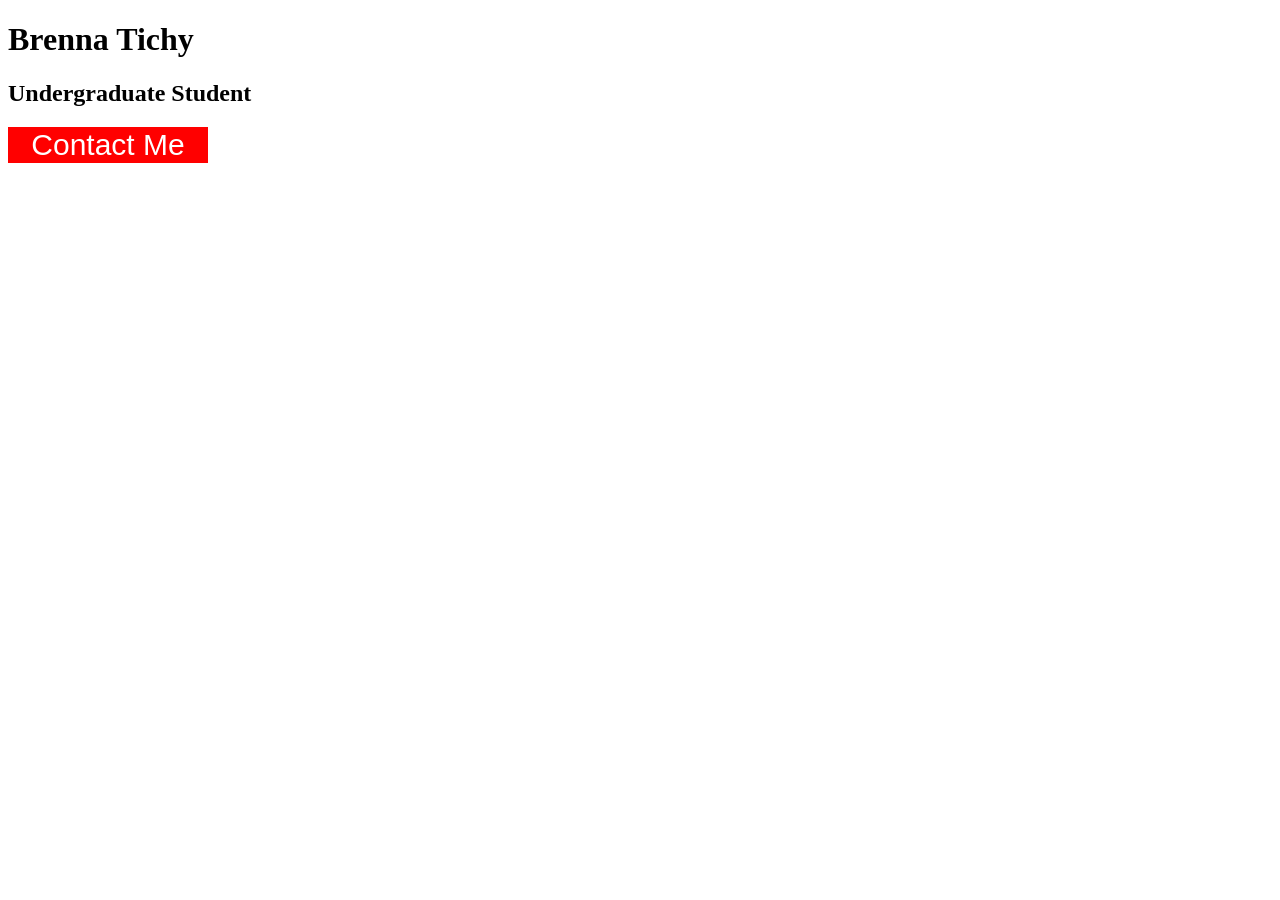
<file: button-assignment/index.html>
<!doctype html>
<html lang="en">
    <head>
        <title>Brenna Tichy Button</title>
        <link href="style.css" rel="stylesheet" />
    </head>

    <body>
        <h1>Brenna Tichy</h1>
        <h2>Undergraduate Student</h2>
        <button class="red-button">Contact Me</button>
    </body>
</html>
</file>
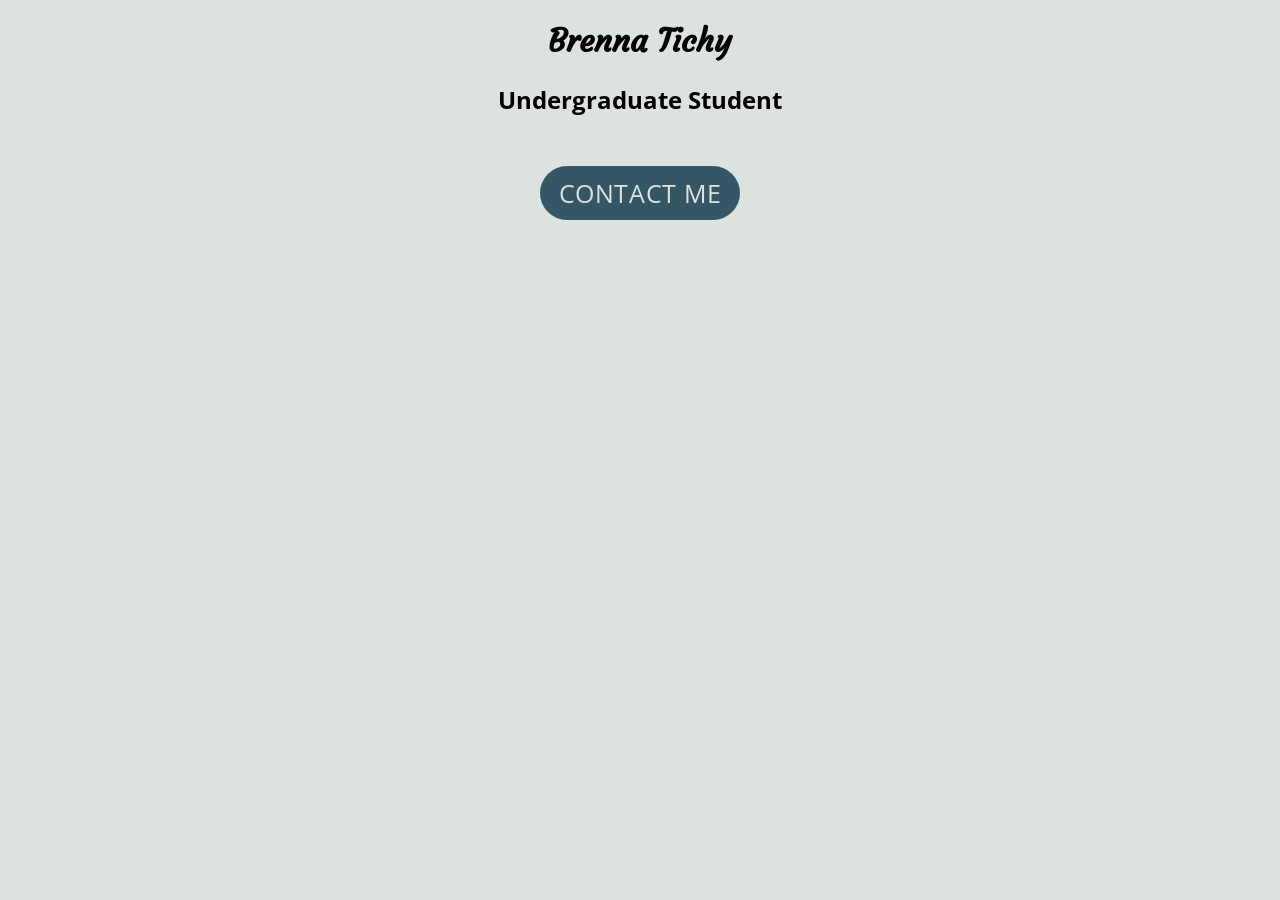
<file: contact-button-assignment/index.html>
<!doctype html>
<html lang="en">
    <head>
        <link rel="preconnect" href="https://fonts.googleapis.com" />
        <link rel="preconnect" href="https://fonts.gstatic.com" crossorigin />
        <link href="https://fonts.googleapis.com/css2?family=Courgette&display=swap" rel="stylesheet" />
        <link
            href="https://fonts.googleapis.com/css2?family=Courgette&family=Playfair+Display:ital,wght@0,400..900;1,400..900&display=swap"
            rel="stylesheet" />
        <link
            href="https://fonts.googleapis.com/css2?family=Playfair+Display:ital,wght@0,400..900;1,400..900&display=swap"
            rel="stylesheet" />
        <link rel="preconnect" href="https://fonts.googleapis.com" />
        <link rel="preconnect" href="https://fonts.gstatic.com" crossorigin />
        <link
            href="https://fonts.googleapis.com/css2?family=Open+Sans:ital,wght@0,300..800;1,300..800&display=swap"
            rel="stylesheet" />
        <link href="style.css" rel="stylesheet" />
        <title>Brenna Tichy Button</title>
    </head>

    <body>
        <h1>Brenna Tichy</h1>
        <h2>Undergraduate Student</h2>
        <button>Contact Me</button>
    </body>
</html>
</file>
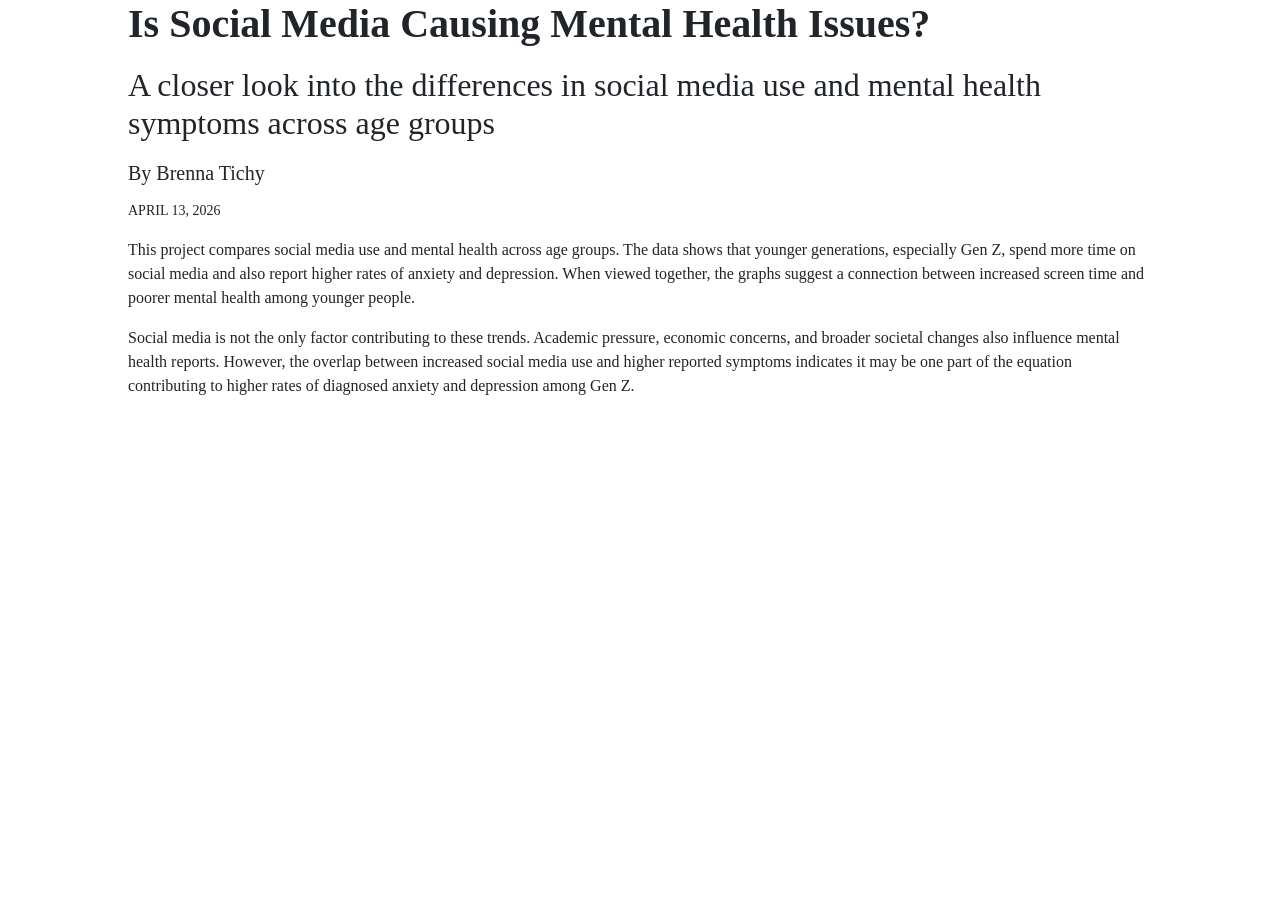
<file: data-viz-project/index.html>
<!doctype html>
<html lang="en">
    <head>
        <title>Brenna Tichy's Data Story</title>

        <meta charset="utf-8" />

        <meta name="viewport" content="width=device-width, initial-scale=1, shrink-to-fit=no" />

        <!-- Bootstrap CSS -->

        <link
            href="https://cdn.jsdelivr.net/npm/bootstrap@5.3.8/dist/css/bootstrap.min.css"
            rel="stylesheet"
            integrity="sha384-sRIl4kxILFvY47J16cr9ZwB07vP4J8+LH7qKQnuqkuIAvNWLzeN8tE5YBujZqJLB"
            crossorigin="anonymous" />

        <link href="style.css" rel="stylesheet" />
    </head>

    <body>
        <div id="article">
            <h1>Is Social Media Causing Mental Health Issues?</h1>

            <h2>A closer look into the differences in social media use and mental health symptoms across age groups</h2>

            <h3 id="byline">By Brenna Tichy</h3>

            <h4 id="date">APRIL 13, 2026</h4>

            <p>
                This project compares social media use and mental health across age groups. The data shows that younger
                generations, especially Gen Z, spend more time on social media and also report higher rates of anxiety
                and depression. When viewed together, the graphs suggest a connection between increased screen time and
                poorer mental health among younger people.
            </p>

            <p>
                Social media is not the only factor contributing to these trends. Academic pressure, economic concerns,
                and broader societal changes also influence mental health reports. However, the overlap between
                increased social media use and higher reported symptoms indicates it may be one part of the equation
                contributing to higher rates of diagnosed anxiety and depression among Gen Z.
            </p>

            <!--Chart embeds go here-->
            <div class="flourish-embed flourish-chart" data-src="visualisation/28506469">
                <script src="https://public.flourish.studio/resources/embed.js"></script>
                <noscript
                    ><img
                        src="https://public.flourish.studio/visualisation/28506469/thumbnail"
                        width="100%"
                        alt="visualization"
                /></noscript>
            </div>

            <div class="flourish-embed flourish-chart" data-src="visualisation/28506997">
                <script src="https://public.flourish.studio/resources/embed.js"></script>
                <noscript
                    ><img
                        src="https://public.flourish.studio/visualisation/28506997/thumbnail"
                        width="100%"
                        alt="visualization"
                /></noscript>
            </div>
        </div>
    </body>
</html>
</file>
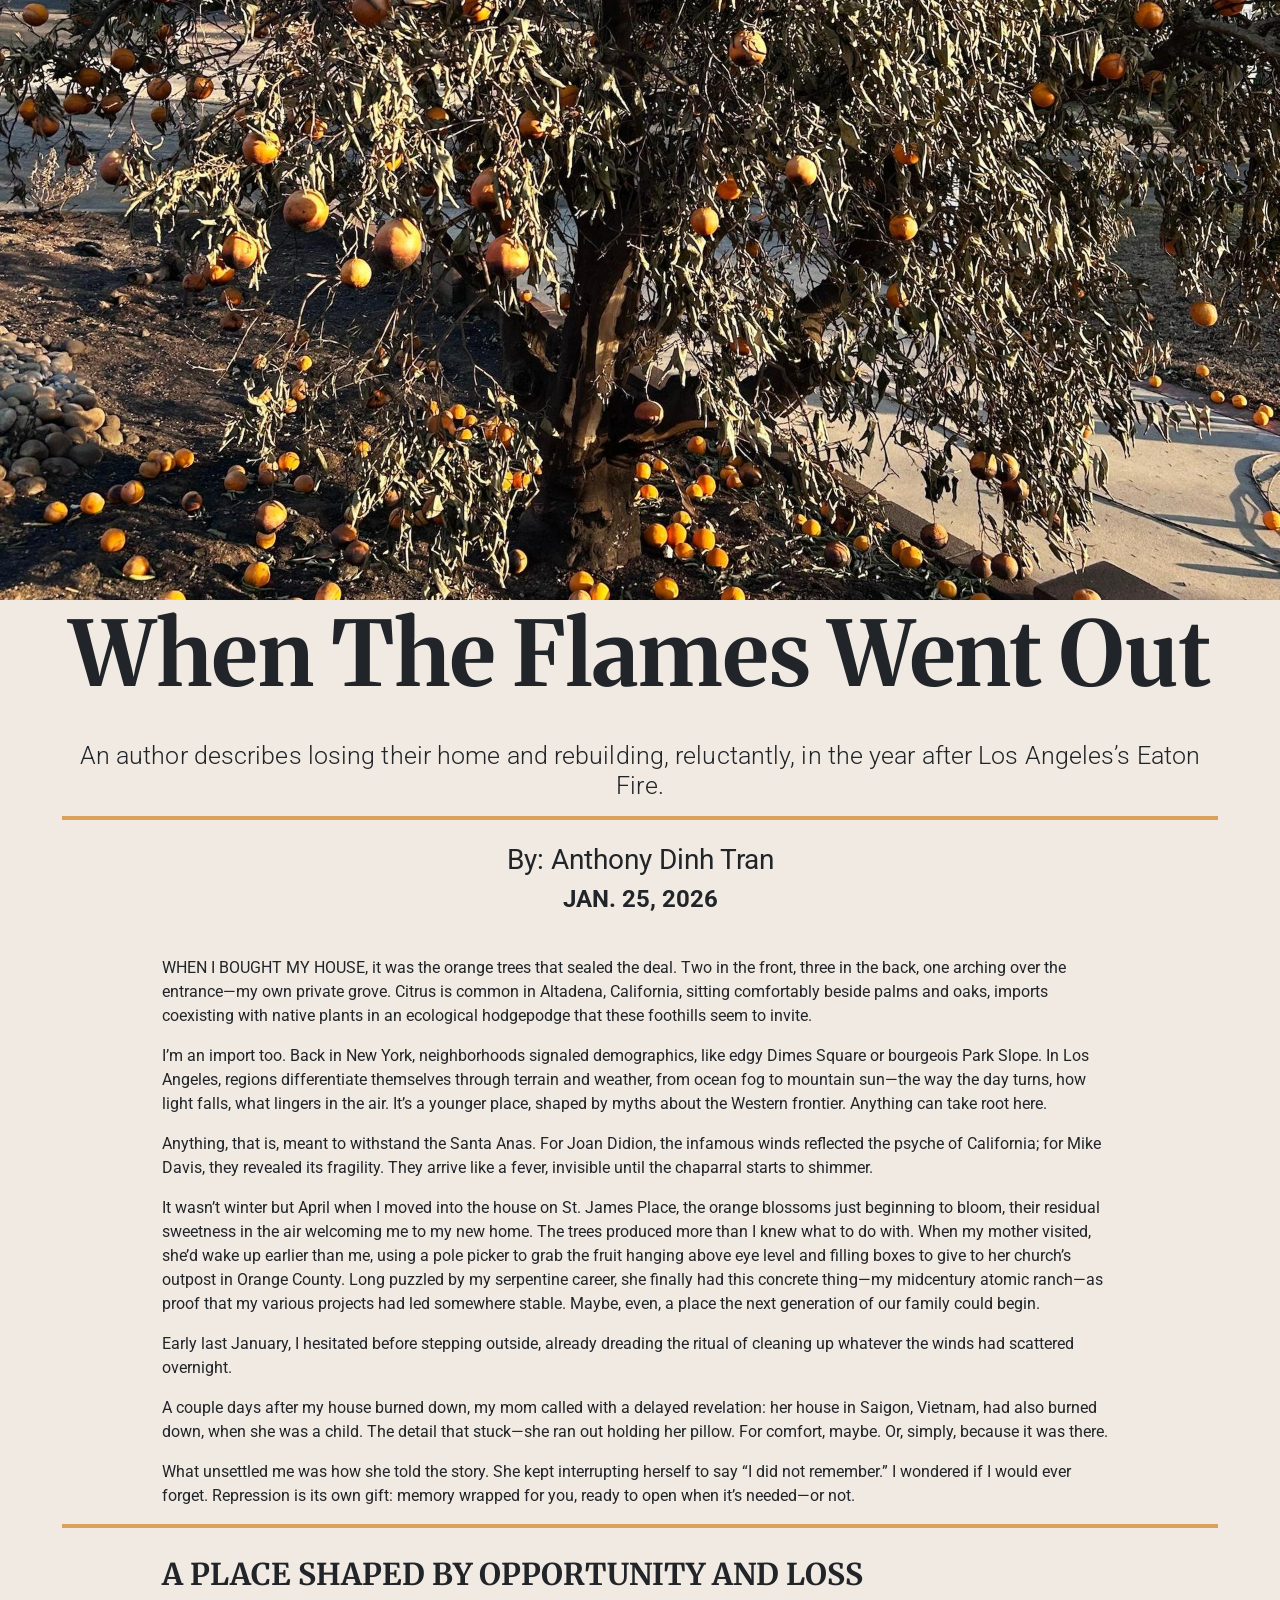
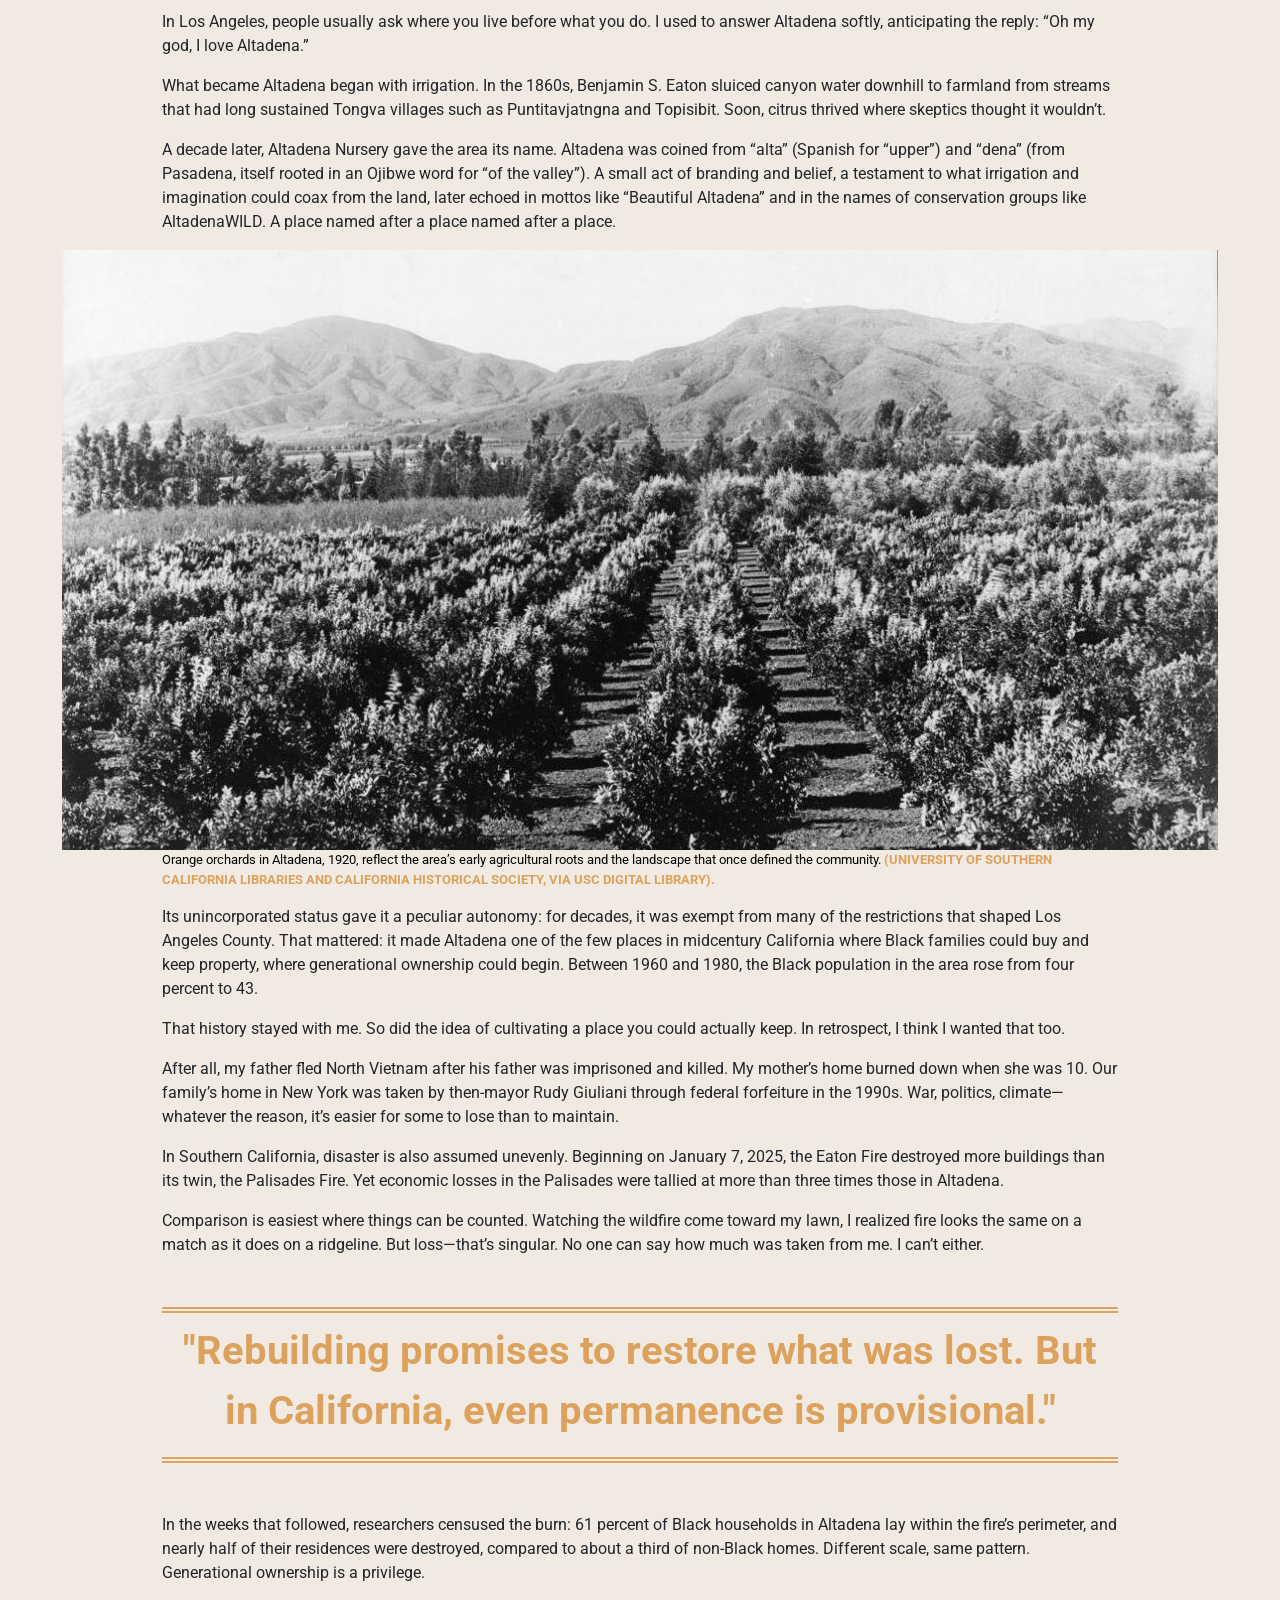
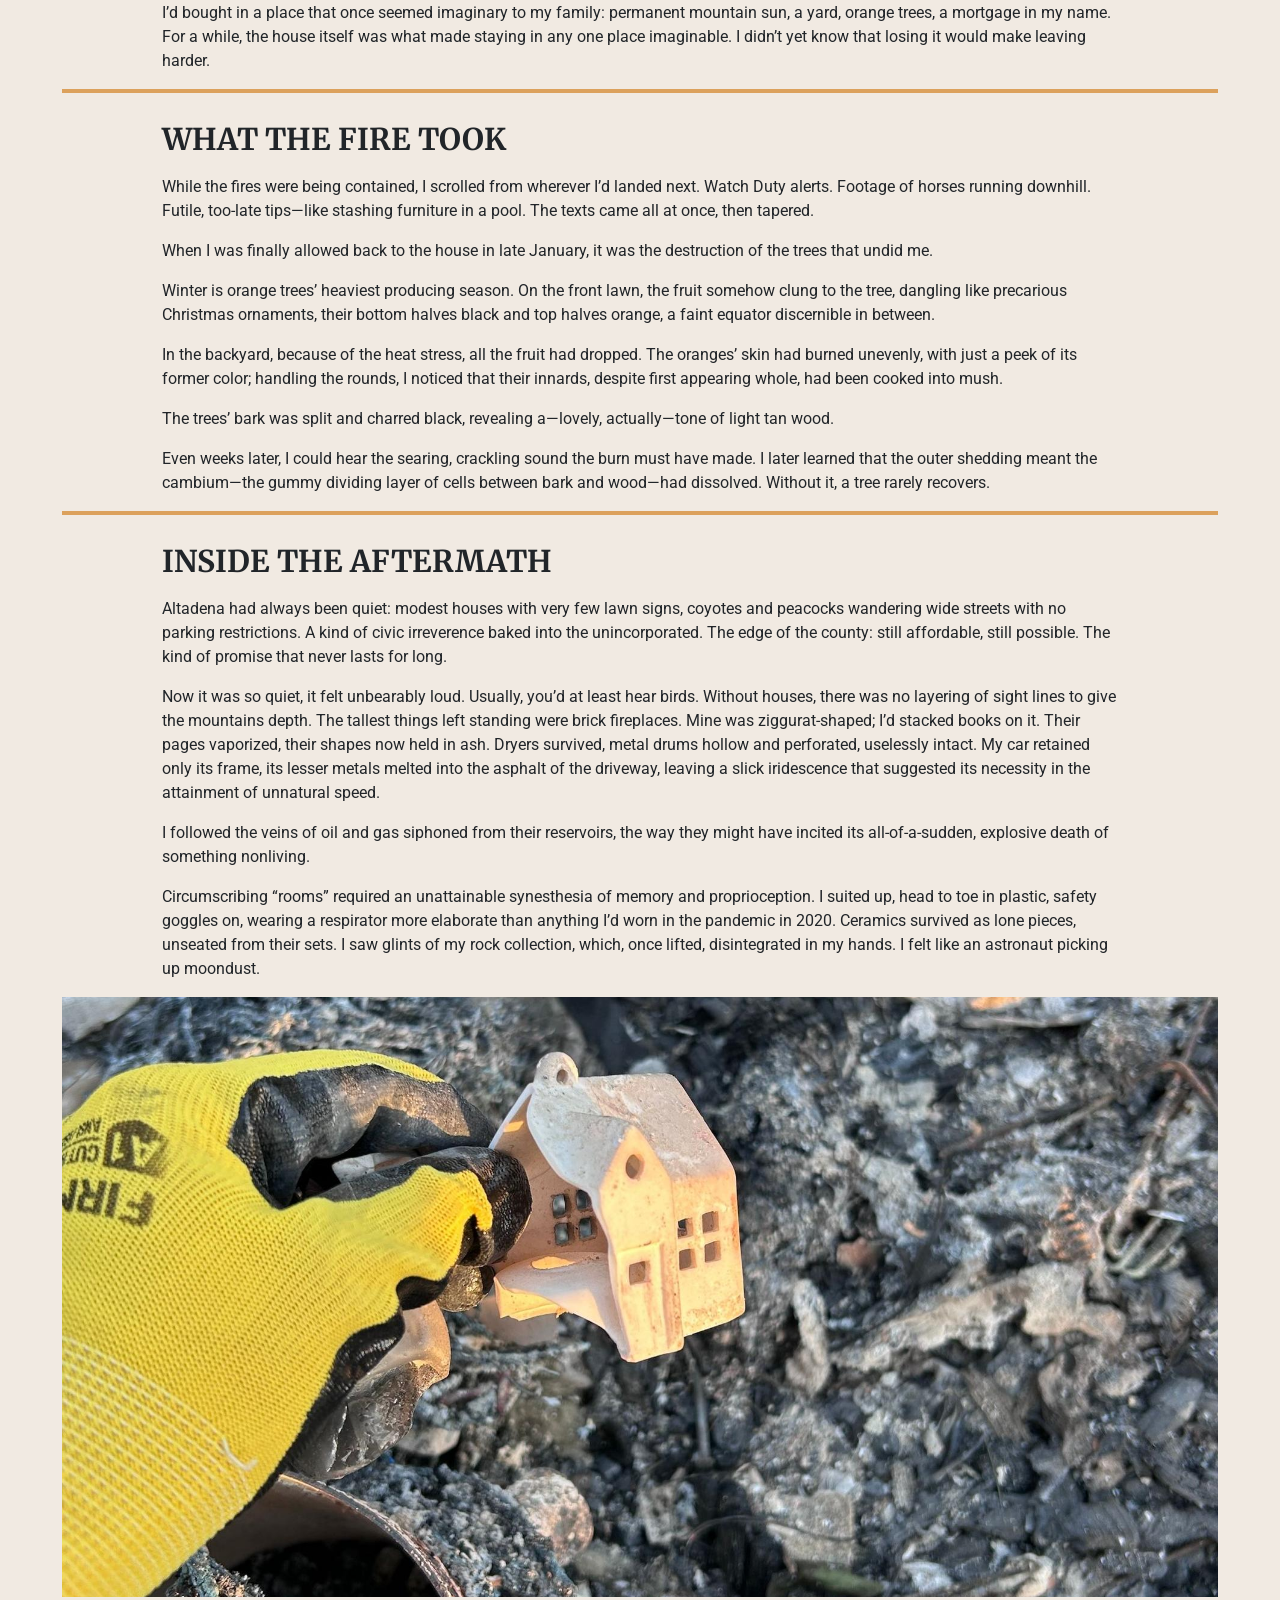
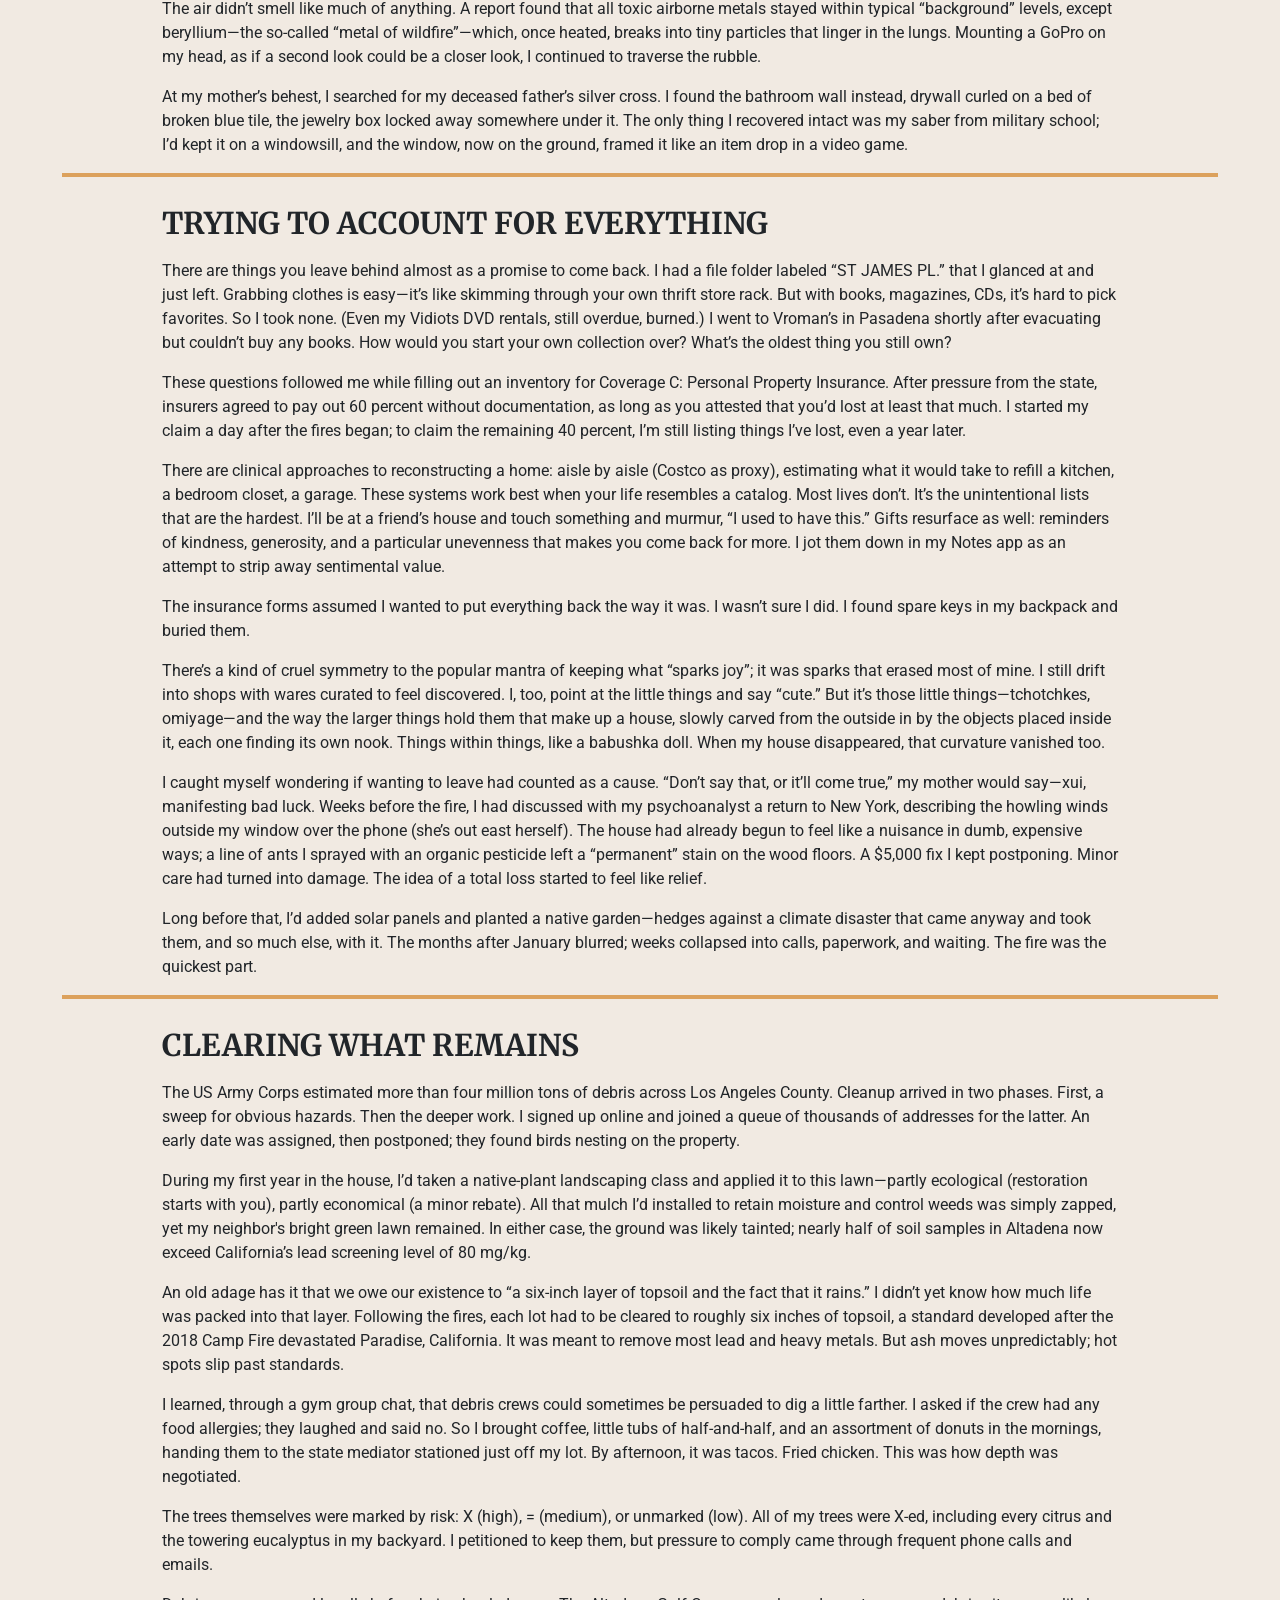
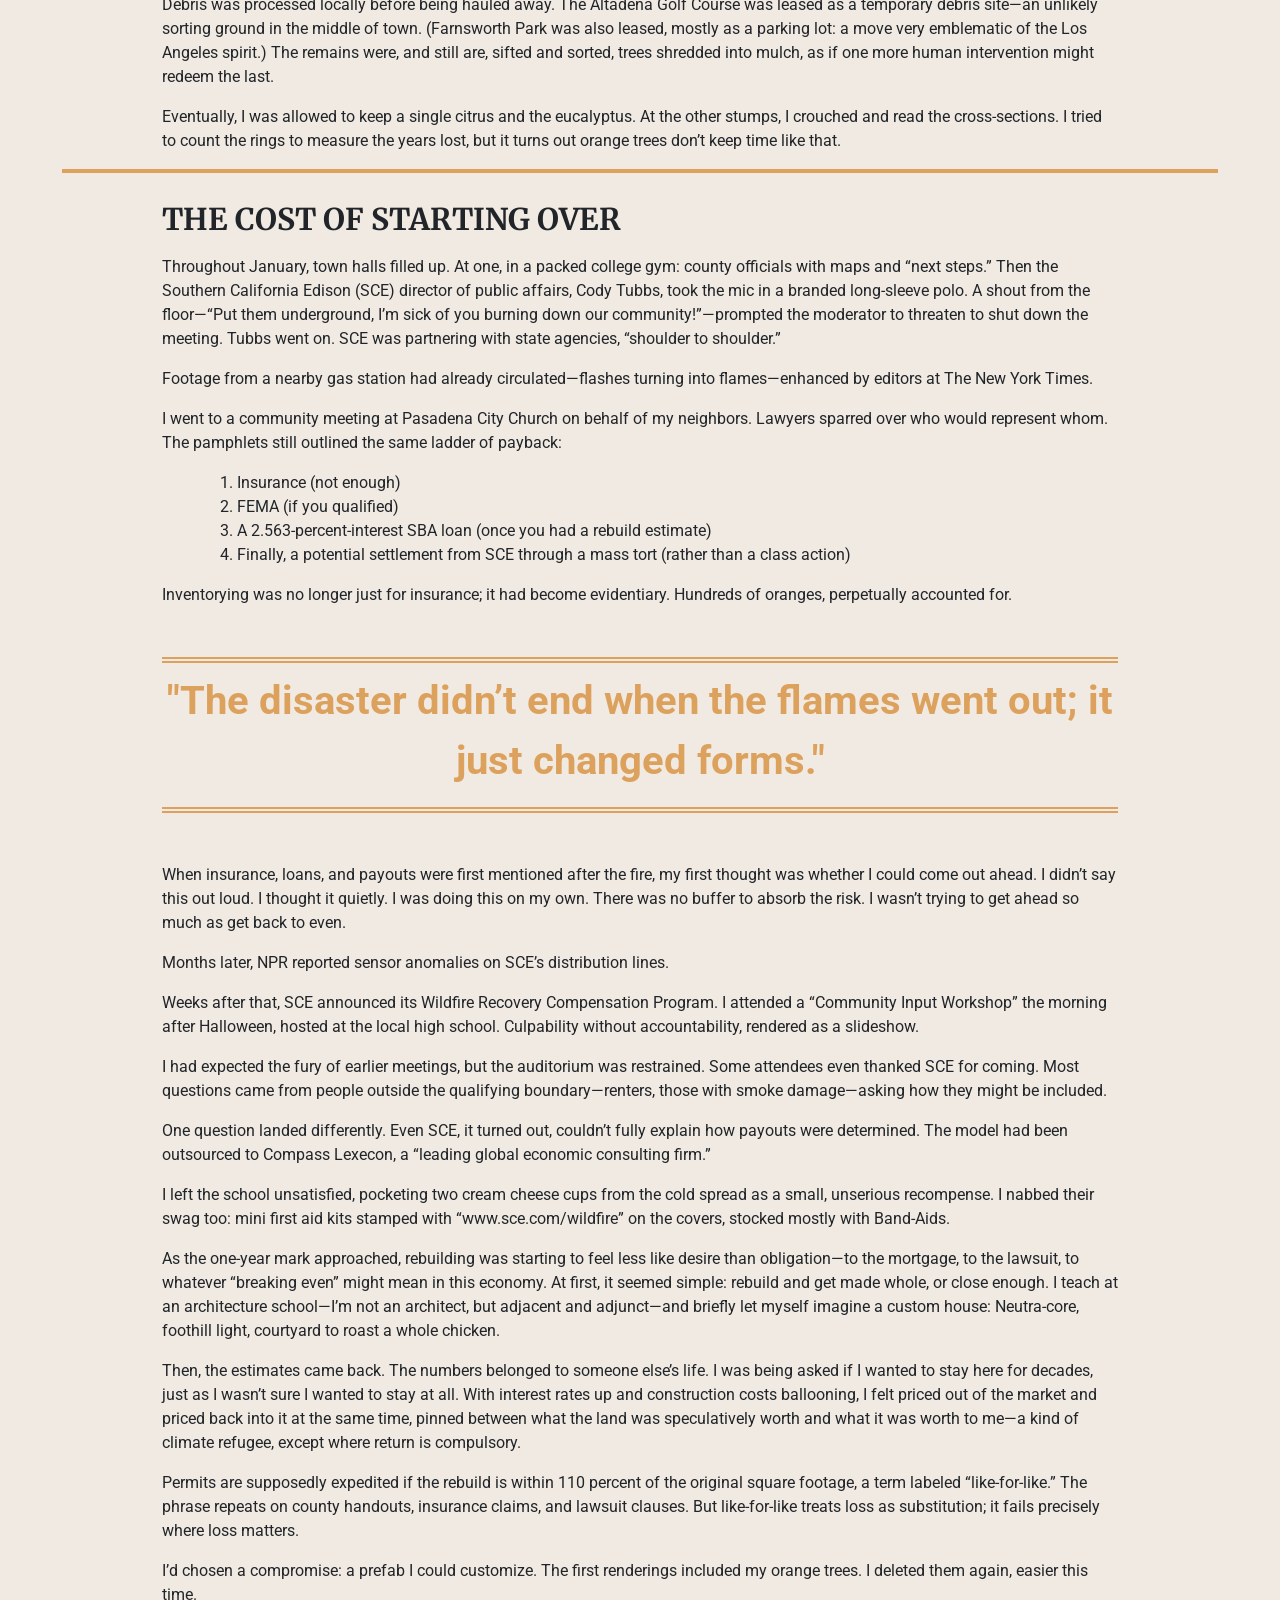
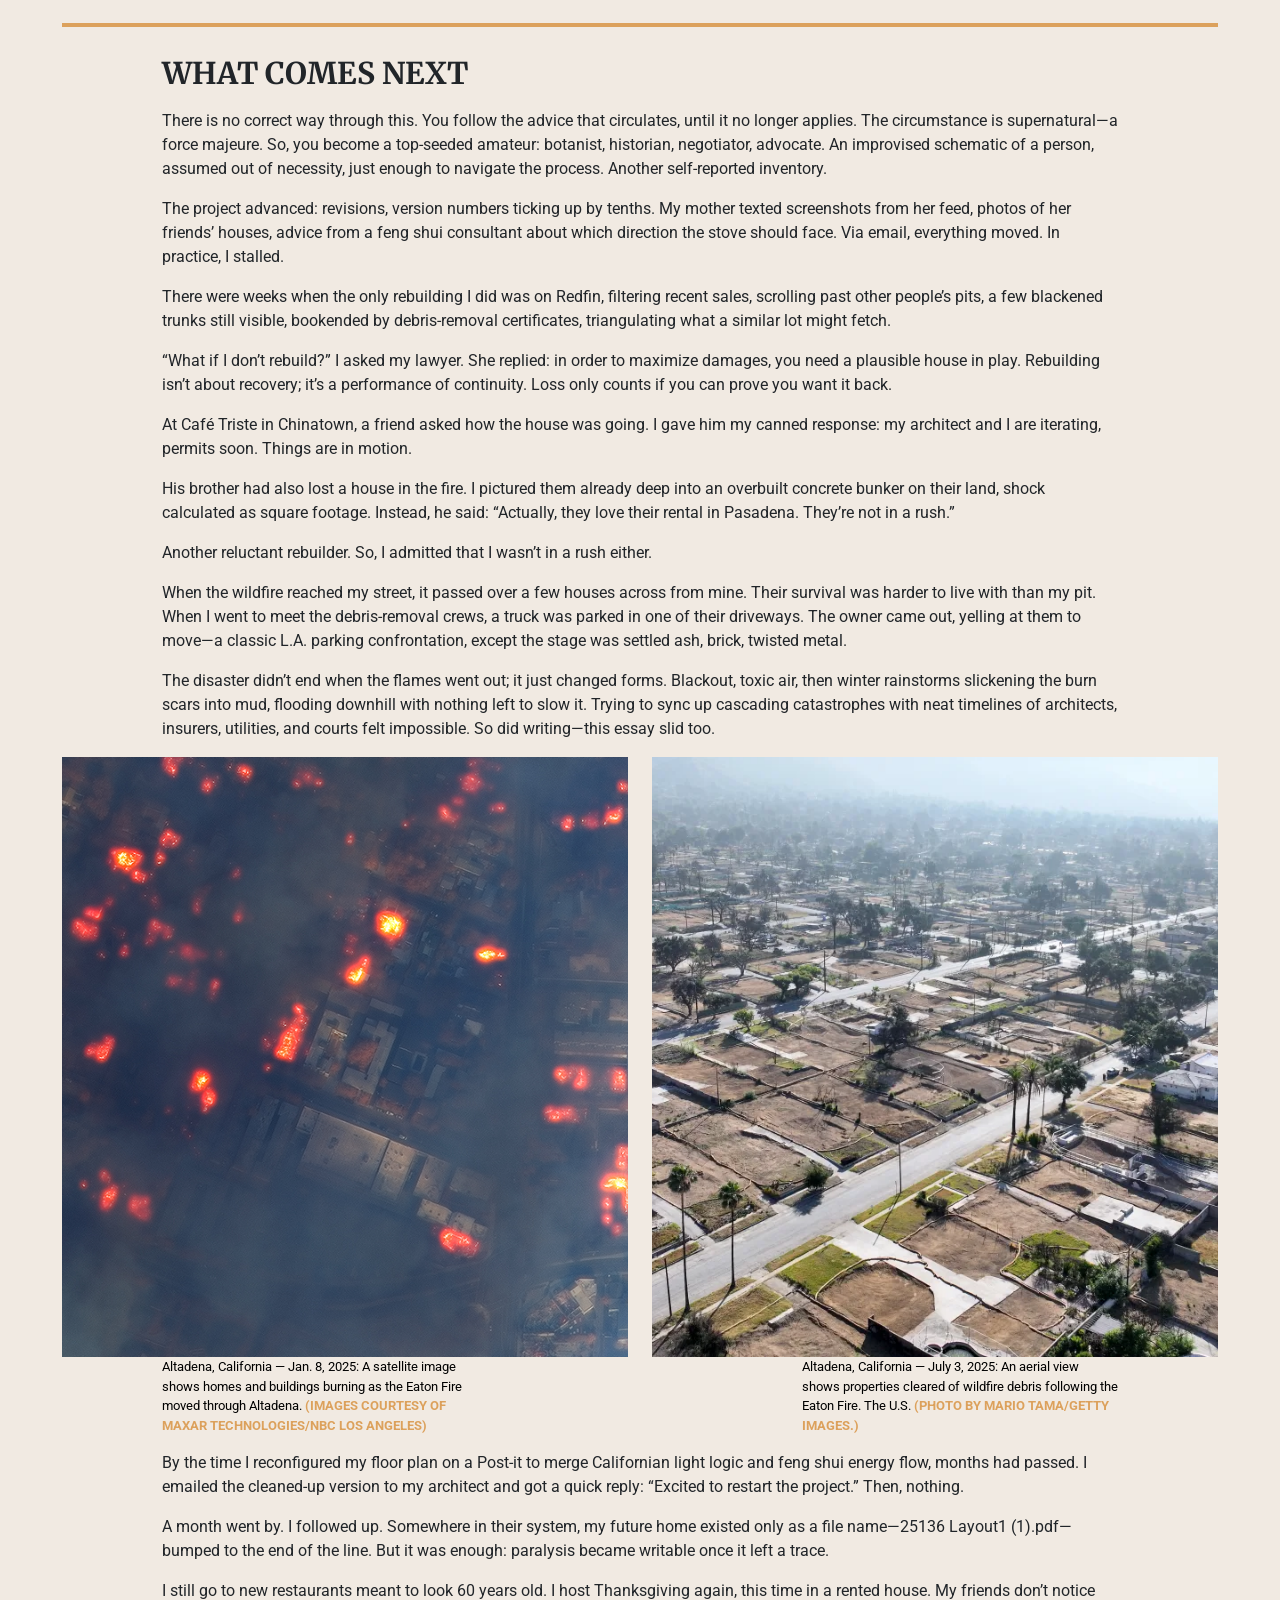
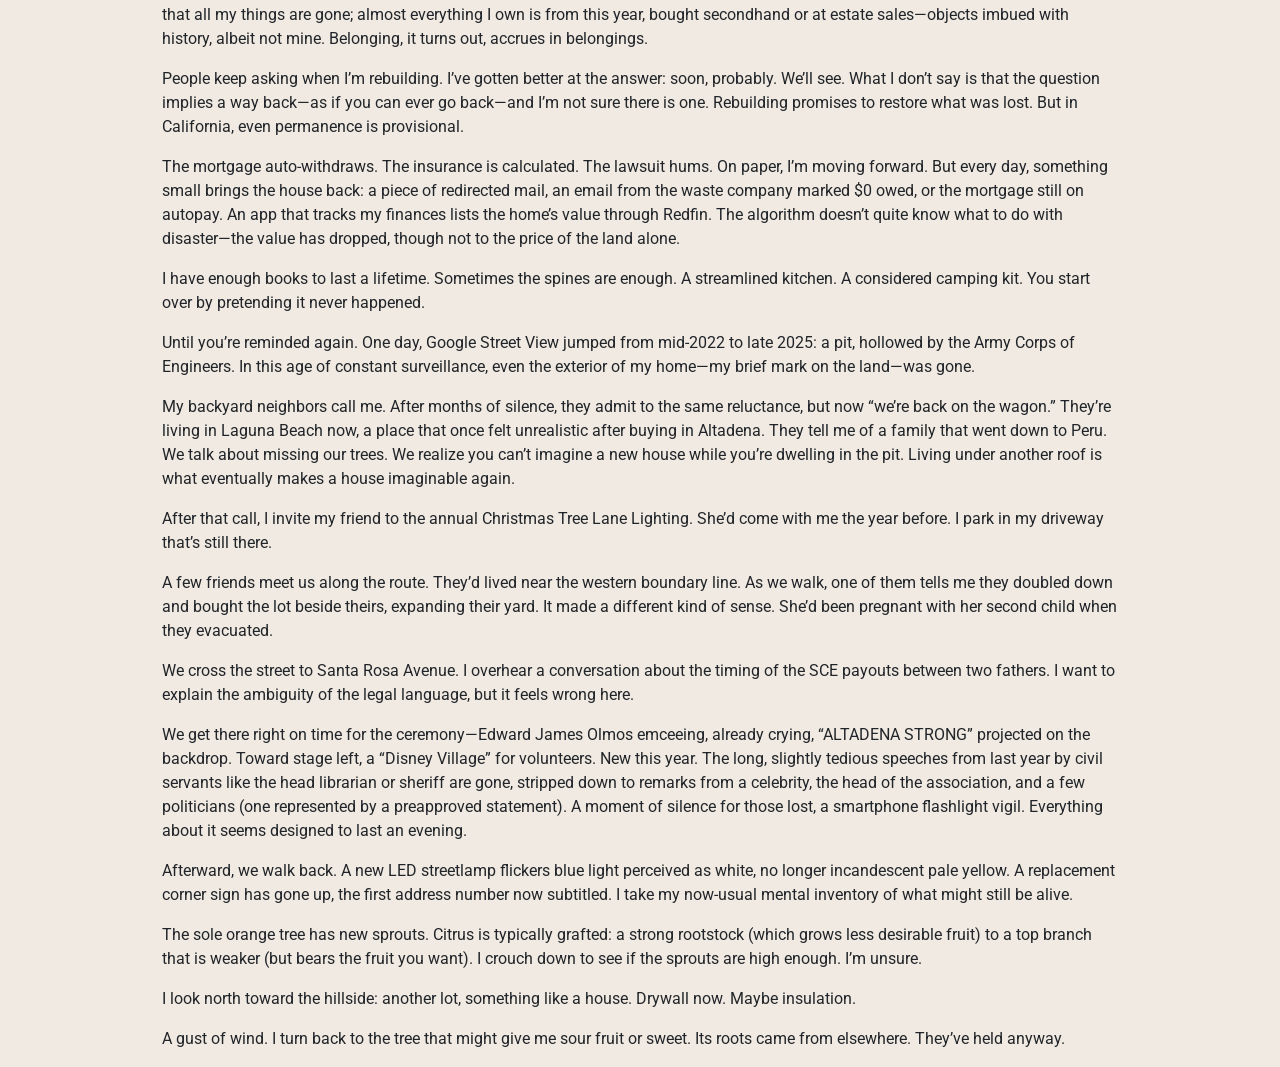
<file: final-project/index.html>
<!doctype html>
<html lang="en">
    <head>
        <title>Brenna Tichy Final Project</title>

        <meta charset="utf-8" />
        <meta name="viewport" content="width=device-width, initial-scale=1, shrink-to-fit=no" />

        <link
            href="https://cdn.jsdelivr.net/npm/bootstrap@5.3.8/dist/css/bootstrap.min.css"
            rel="stylesheet"
            integrity="sha384-sRIl4kxILFvY47J16cr9ZwB07vP4J8+LH7qKQnuqkuIAvNWLzeN8tE5YBujZqJLB"
            crossorigin="anonymous" />

        <link rel="preconnect" href="https://fonts.googleapis.com" />
        <link rel="preconnect" href="https://fonts.gstatic.com" crossorigin />
        <link
            href="https://fonts.googleapis.com/css2?family=Merriweather:ital,opsz,wght@0,18..144,300..900;1,18..144,300..900&family=Roboto:ital,wght@0,100..900;1,100..900&display=swap"
            rel="stylesheet" />

        <link href="style.css" rel="stylesheet" />
    </head>

    <body>
        <div class="container-fluid" id="topper">
            <div class="row">
                <div class="col fullwidth">
                    <img src="orange.trees.jpg" alt="orange trees" />
                    <h1>When The Flames Went Out</h1>
                </div>
            </div>
        </div>

        <div class="container-fluid" id="content">
            <div class="row">
                <div class="col">
                    <h2 id="subhead">
                        An author describes losing their home and rebuilding, reluctantly, in the year after Los
                        Angeles’s Eaton Fire.
                    </h2>
                    <h3>By: Anthony Dinh Tran</h3>
                    <h4>Jan. 25, 2026</h4>
                    <p>
                        WHEN I BOUGHT MY HOUSE, it was the orange trees that sealed the deal. Two in the front, three in
                        the back, one arching over the entrance—my own private grove. Citrus is common in Altadena,
                        California, sitting comfortably beside palms and oaks, imports coexisting with native plants in
                        an ecological hodgepodge that these foothills seem to invite.
                    </p>
                    <p>
                        I’m an import too. Back in New York, neighborhoods signaled demographics, like edgy Dimes Square
                        or bourgeois Park Slope. In Los Angeles, regions differentiate themselves through terrain and
                        weather, from ocean fog to mountain sun—the way the day turns, how light falls, what lingers in
                        the air. It’s a younger place, shaped by myths about the Western frontier. Anything can take
                        root here.
                    </p>
                    <p>
                        Anything, that is, meant to withstand the Santa Anas. For Joan Didion, the infamous winds
                        reflected the psyche of California; for Mike Davis, they revealed its fragility. They arrive
                        like a fever, invisible until the chaparral starts to shimmer.
                    </p>
                    <p>
                        It wasn’t winter but April when I moved into the house on St. James Place, the orange blossoms
                        just beginning to bloom, their residual sweetness in the air welcoming me to my new home. The
                        trees produced more than I knew what to do with. When my mother visited, she’d wake up earlier
                        than me, using a pole picker to grab the fruit hanging above eye level and filling boxes to give
                        to her church’s outpost in Orange County. Long puzzled by my serpentine career, she finally had
                        this concrete thing—my midcentury atomic ranch—as proof that my various projects had led
                        somewhere stable. Maybe, even, a place the next generation of our family could begin.
                    </p>
                    <p>
                        Early last January, I hesitated before stepping outside, already dreading the ritual of cleaning
                        up whatever the winds had scattered overnight.
                    </p>
                    <p>
                        A couple days after my house burned down, my mom called with a delayed revelation: her house in
                        Saigon, Vietnam, had also burned down, when she was a child. The detail that stuck—she ran out
                        holding her pillow. For comfort, maybe. Or, simply, because it was there.
                    </p>
                    <p>
                        What unsettled me was how she told the story. She kept interrupting herself to say “I did not
                        remember.” I wondered if I would ever forget. Repression is its own gift: memory wrapped for
                        you, ready to open when it’s needed—or not.
                    </p>
                    <h5></h5>
                    <h6 id="subhead1">A Place Shaped by Opportunity and Loss</h6>
                    <p>
                        In Los Angeles, people usually ask where you live before what you do. I used to answer Altadena
                        softly, anticipating the reply: “Oh my god, I love Altadena.”
                    </p>
                    <p>
                        What became Altadena began with irrigation. In the 1860s, Benjamin S. Eaton sluiced canyon water
                        downhill to farmland from streams that had long sustained Tongva villages such as
                        Puntitavjatngna and Topisibit. Soon, citrus thrived where skeptics thought it wouldn’t.
                    </p>
                    <p>
                        A decade later, Altadena Nursery gave the area its name. Altadena was coined from “alta”
                        (Spanish for “upper”) and “dena” (from Pasadena, itself rooted in an Ojibwe word for “of the
                        valley”). A small act of branding and belief, a testament to what irrigation and imagination
                        could coax from the land, later echoed in mottos like “Beautiful Altadena” and in the names of
                        conservation groups like AltadenaWILD. A place named after a place named after a place.
                    </p>
                    <img
                        src="https___assets.lareviewofbooks.org_uploads_View%20of%20Altadena%20Orchard,%20USC%20libraries.jpg"
                        alt="Altadena orchards"
                        id="orchard" />
                    <p class="caption2">
                        Orange orchards in Altadena, 1920, reflect the area’s early agricultural roots and the landscape
                        that once defined the community.
                        <span class="credit2"
                            >(University of Southern California Libraries and California Historical Society, via USC
                            Digital Library).</span
                        >
                    </p>
                    <p>
                        Its unincorporated status gave it a peculiar autonomy: for decades, it was exempt from many of
                        the restrictions that shaped Los Angeles County. That mattered: it made Altadena one of the few
                        places in midcentury California where Black families could buy and keep property, where
                        generational ownership could begin. Between 1960 and 1980, the Black population in the area rose
                        from four percent to 43.
                    </p>
                    <p>
                        That history stayed with me. So did the idea of cultivating a place you could actually keep. In
                        retrospect, I think I wanted that too.
                    </p>
                    <p>
                        After all, my father fled North Vietnam after his father was imprisoned and killed. My mother’s
                        home burned down when she was 10. Our family’s home in New York was taken by then-mayor Rudy
                        Giuliani through federal forfeiture in the 1990s. War, politics, climate—whatever the reason,
                        it’s easier for some to lose than to maintain.
                    </p>
                    <p>
                        In Southern California, disaster is also assumed unevenly. Beginning on January 7, 2025, the
                        Eaton Fire destroyed more buildings than its twin, the Palisades Fire. Yet economic losses in
                        the Palisades were tallied at more than three times those in Altadena.
                    </p>
                    <p>
                        Comparison is easiest where things can be counted. Watching the wildfire come toward my lawn, I
                        realized fire looks the same on a match as it does on a ridgeline. But loss—that’s singular. No
                        one can say how much was taken from me. I can’t either.
                    </p>
                    <h5 id="quote"></h5>
                    <p id="pullquote1">
                        "Rebuilding promises to restore what was lost. But in California, even permanence is
                        provisional."
                    </p>
                    <h5 id="pull"></h5>
                    <p>
                        In the weeks that followed, researchers censused the burn: 61 percent of Black households in
                        Altadena lay within the fire’s perimeter, and nearly half of their residences were destroyed,
                        compared to about a third of non-Black homes. Different scale, same pattern. Generational
                        ownership is a privilege.
                    </p>
                    <p>
                        I’d bought in a place that once seemed imaginary to my family: permanent mountain sun, a yard,
                        orange trees, a mortgage in my name. For a while, the house itself was what made staying in any
                        one place imaginable. I didn’t yet know that losing it would make leaving harder.
                    </p>
                    <h5></h5>
                    <h6 id="subhead2">What the Fire Took</h6>
                    <p>
                        While the fires were being contained, I scrolled from wherever I’d landed next. Watch Duty
                        alerts. Footage of horses running downhill. Futile, too-late tips—like stashing furniture in a
                        pool. The texts came all at once, then tapered.
                    </p>
                    <p>
                        When I was finally allowed back to the house in late January, it was the destruction of the
                        trees that undid me.
                    </p>
                    <p>
                        Winter is orange trees’ heaviest producing season. On the front lawn, the fruit somehow clung to
                        the tree, dangling like precarious Christmas ornaments, their bottom halves black and top halves
                        orange, a faint equator discernible in between.
                    </p>
                    <p>
                        In the backyard, because of the heat stress, all the fruit had dropped. The oranges’ skin had
                        burned unevenly, with just a peek of its former color; handling the rounds, I noticed that their
                        innards, despite first appearing whole, had been cooked into mush.
                    </p>
                    <p>
                        The trees’ bark was split and charred black, revealing a—lovely, actually—tone of light tan
                        wood.
                    </p>
                    <p>
                        Even weeks later, I could hear the searing, crackling sound the burn must have made. I later
                        learned that the outer shedding meant the cambium—the gummy dividing layer of cells between bark
                        and wood—had dissolved. Without it, a tree rarely recovers.
                    </p>
                    <h5></h5>
                    <h6 id="subhead3">Inside the Aftermath</h6>
                    <p>
                        Altadena had always been quiet: modest houses with very few lawn signs, coyotes and peacocks
                        wandering wide streets with no parking restrictions. A kind of civic irreverence baked into the
                        unincorporated. The edge of the county: still affordable, still possible. The kind of promise
                        that never lasts for long.
                    </p>
                    <p>
                        Now it was so quiet, it felt unbearably loud. Usually, you’d at least hear birds. Without
                        houses, there was no layering of sight lines to give the mountains depth. The tallest things
                        left standing were brick fireplaces. Mine was ziggurat-shaped; I’d stacked books on it. Their
                        pages vaporized, their shapes now held in ash. Dryers survived, metal drums hollow and
                        perforated, uselessly intact. My car retained only its frame, its lesser metals melted into the
                        asphalt of the driveway, leaving a slick iridescence that suggested its necessity in the
                        attainment of unnatural speed.
                    </p>
                    <p>
                        I followed the veins of oil and gas siphoned from their reservoirs, the way they might have
                        incited its all-of-a-sudden, explosive death of something nonliving.
                    </p>
                    <p>
                        Circumscribing “rooms” required an unattainable synesthesia of memory and proprioception. I
                        suited up, head to toe in plastic, safety goggles on, wearing a respirator more elaborate than
                        anything I’d worn in the pandemic in 2020. Ceramics survived as lone pieces, unseated from their
                        sets. I saw glints of my rock collection, which, once lifted, disintegrated in my hands. I felt
                        like an astronaut picking up moondust.
                    </p>
                    <img src="holding-house.jpg" alt="holding house" id="house" />
                    <p>
                        The air didn’t smell like much of anything. A report found that all toxic airborne metals stayed
                        within typical “background” levels, except beryllium—the so-called “metal of wildfire”—which,
                        once heated, breaks into tiny particles that linger in the lungs. Mounting a GoPro on my head,
                        as if a second look could be a closer look, I continued to traverse the rubble.
                    </p>
                    <p>
                        At my mother’s behest, I searched for my deceased father’s silver cross. I found the bathroom
                        wall instead, drywall curled on a bed of broken blue tile, the jewelry box locked away somewhere
                        under it. The only thing I recovered intact was my saber from military school; I’d kept it on a
                        windowsill, and the window, now on the ground, framed it like an item drop in a video game.
                    </p>
                    <h5></h5>
                    <h6 id="subhead4">Trying to Account for Everything</h6>
                    <p>
                        There are things you leave behind almost as a promise to come back. I had a file folder labeled
                        “ST JAMES PL.” that I glanced at and just left. Grabbing clothes is easy—it’s like skimming
                        through your own thrift store rack. But with books, magazines, CDs, it’s hard to pick favorites.
                        So I took none. (Even my Vidiots DVD rentals, still overdue, burned.) I went to Vroman’s in
                        Pasadena shortly after evacuating but couldn’t buy any books. How would you start your own
                        collection over? What’s the oldest thing you still own?
                    </p>
                    <p>
                        These questions followed me while filling out an inventory for Coverage C: Personal Property
                        Insurance. After pressure from the state, insurers agreed to pay out 60 percent without
                        documentation, as long as you attested that you’d lost at least that much. I started my claim a
                        day after the fires began; to claim the remaining 40 percent, I’m still listing things I’ve
                        lost, even a year later.
                    </p>
                    <p>
                        There are clinical approaches to reconstructing a home: aisle by aisle (Costco as proxy),
                        estimating what it would take to refill a kitchen, a bedroom closet, a garage. These systems
                        work best when your life resembles a catalog. Most lives don’t. It’s the unintentional lists
                        that are the hardest. I’ll be at a friend’s house and touch something and murmur, “I used to
                        have this.” Gifts resurface as well: reminders of kindness, generosity, and a particular
                        unevenness that makes you come back for more. I jot them down in my Notes app as an attempt to
                        strip away sentimental value.
                    </p>
                    <p>
                        The insurance forms assumed I wanted to put everything back the way it was. I wasn’t sure I did.
                        I found spare keys in my backpack and buried them.
                    </p>
                    <p>
                        There’s a kind of cruel symmetry to the popular mantra of keeping what “sparks joy”; it was
                        sparks that erased most of mine. I still drift into shops with wares curated to feel discovered.
                        I, too, point at the little things and say “cute.” But it’s those little things—tchotchkes,
                        omiyage—and the way the larger things hold them that make up a house, slowly carved from the
                        outside in by the objects placed inside it, each one finding its own nook. Things within things,
                        like a babushka doll. When my house disappeared, that curvature vanished too.
                    </p>
                    <p>
                        I caught myself wondering if wanting to leave had counted as a cause. “Don’t say that, or it’ll
                        come true,” my mother would say—xui, manifesting bad luck. Weeks before the fire, I had
                        discussed with my psychoanalyst a return to New York, describing the howling winds outside my
                        window over the phone (she’s out east herself). The house had already begun to feel like a
                        nuisance in dumb, expensive ways; a line of ants I sprayed with an organic pesticide left a
                        “permanent” stain on the wood floors. A $5,000 fix I kept postponing. Minor care had turned into
                        damage. The idea of a total loss started to feel like relief.
                    </p>
                    <p>
                        Long before that, I’d added solar panels and planted a native garden—hedges against a climate
                        disaster that came anyway and took them, and so much else, with it. The months after January
                        blurred; weeks collapsed into calls, paperwork, and waiting. The fire was the quickest part.
                    </p>
                    <h5></h5>
                    <h6 id="subhead5">Clearing What Remains</h6>
                    <p>
                        The US Army Corps estimated more than four million tons of debris across Los Angeles County.
                        Cleanup arrived in two phases. First, a sweep for obvious hazards. Then the deeper work. I
                        signed up online and joined a queue of thousands of addresses for the latter. An early date was
                        assigned, then postponed; they found birds nesting on the property.
                    </p>
                    <p>
                        During my first year in the house, I’d taken a native-plant landscaping class and applied it to
                        this lawn—partly ecological (restoration starts with you), partly economical (a minor rebate).
                        All that mulch I’d installed to retain moisture and control weeds was simply zapped, yet my
                        neighbor's bright green lawn remained. In either case, the ground was likely tainted; nearly
                        half of soil samples in Altadena now exceed California’s lead screening level of 80 mg/kg.
                    </p>
                    <p>
                        An old adage has it that we owe our existence to “a six-inch layer of topsoil and the fact that
                        it rains.” I didn’t yet know how much life was packed into that layer. Following the fires, each
                        lot had to be cleared to roughly six inches of topsoil, a standard developed after the 2018 Camp
                        Fire devastated Paradise, California. It was meant to remove most lead and heavy metals. But ash
                        moves unpredictably; hot spots slip past standards.
                    </p>
                    <div class="flourish-embed flourish-photo-slider" data-src="visualisation/28617986" id="slider">
                        <script src="https://public.flourish.studio/resources/embed.js"></script>
                        <noscript
                            ><img
                                src="https://public.flourish.studio/visualisation/28617986/thumbnail"
                                width="100%"
                                alt="photo-slider visualization"
                        /></noscript>
                    </div>
                    <p>
                        I learned, through a gym group chat, that debris crews could sometimes be persuaded to dig a
                        little farther. I asked if the crew had any food allergies; they laughed and said no. So I
                        brought coffee, little tubs of half-and-half, and an assortment of donuts in the mornings,
                        handing them to the state mediator stationed just off my lot. By afternoon, it was tacos. Fried
                        chicken. This was how depth was negotiated.
                    </p>
                    <p>
                        The trees themselves were marked by risk: X (high), = (medium), or unmarked (low). All of my
                        trees were X-ed, including every citrus and the towering eucalyptus in my backyard. I petitioned
                        to keep them, but pressure to comply came through frequent phone calls and emails.
                    </p>
                    <p>
                        Debris was processed locally before being hauled away. The Altadena Golf Course was leased as a
                        temporary debris site—an unlikely sorting ground in the middle of town. (Farnsworth Park was
                        also leased, mostly as a parking lot: a move very emblematic of the Los Angeles spirit.) The
                        remains were, and still are, sifted and sorted, trees shredded into mulch, as if one more human
                        intervention might redeem the last.
                    </p>
                    <p>
                        Eventually, I was allowed to keep a single citrus and the eucalyptus. At the other stumps, I
                        crouched and read the cross-sections. I tried to count the rings to measure the years lost, but
                        it turns out orange trees don’t keep time like that.
                    </p>
                    <h5></h5>
                    <h6 id="subhead6">The Cost of Starting Over</h6>
                    <p>
                        Throughout January, town halls filled up. At one, in a packed college gym: county officials with
                        maps and “next steps.” Then the Southern California Edison (SCE) director of public affairs,
                        Cody Tubbs, took the mic in a branded long-sleeve polo. A shout from the floor—“Put them
                        underground, I’m sick of you burning down our community!”—prompted the moderator to threaten to
                        shut down the meeting. Tubbs went on. SCE was partnering with state agencies, “shoulder to
                        shoulder.”
                    </p>
                    <p>
                        Footage from a nearby gas station had already circulated—flashes turning into flames—enhanced by
                        editors at The New York Times.
                    </p>
                    <p>
                        I went to a community meeting at Pasadena City Church on behalf of my neighbors. Lawyers sparred
                        over who would represent whom. The pamphlets still outlined the same ladder of payback:
                    </p>
                    <ol>
                        <li>Insurance (not enough)</li>
                        <li>FEMA (if you qualified)</li>
                        <li>A 2.563-percent-interest SBA loan (once you had a rebuild estimate)</li>
                        <li>
                            Finally, a potential settlement from SCE through a mass tort (rather than a class action)
                        </li>
                    </ol>
                    <p>
                        Inventorying was no longer just for insurance; it had become evidentiary. Hundreds of oranges,
                        perpetually accounted for.
                    </p>
                    <h5 id="quote2"></h5>
                    <p id="pullquote2">"The disaster didn’t end when the flames went out; it just changed forms."</p>
                    <h5 id="pull2"></h5>
                    <p>
                        When insurance, loans, and payouts were first mentioned after the fire, my first thought was
                        whether I could come out ahead. I didn’t say this out loud. I thought it quietly. I was doing
                        this on my own. There was no buffer to absorb the risk. I wasn’t trying to get ahead so much as
                        get back to even.
                    </p>
                    <p>Months later, NPR reported sensor anomalies on SCE’s distribution lines.</p>
                    <p>
                        Weeks after that, SCE announced its Wildfire Recovery Compensation Program. I attended a
                        “Community Input Workshop” the morning after Halloween, hosted at the local high school.
                        Culpability without accountability, rendered as a slideshow.
                    </p>
                    <p>
                        I had expected the fury of earlier meetings, but the auditorium was restrained. Some attendees
                        even thanked SCE for coming. Most questions came from people outside the qualifying
                        boundary—renters, those with smoke damage—asking how they might be included.
                    </p>
                    <p>
                        One question landed differently. Even SCE, it turned out, couldn’t fully explain how payouts
                        were determined. The model had been outsourced to Compass Lexecon, a “leading global economic
                        consulting firm.”
                    </p>
                    <p>
                        I left the school unsatisfied, pocketing two cream cheese cups from the cold spread as a small,
                        unserious recompense. I nabbed their swag too: mini first aid kits stamped with
                        “www.sce.com/wildfire” on the covers, stocked mostly with Band-Aids.
                    </p>
                    <p>
                        As the one-year mark approached, rebuilding was starting to feel less like desire than
                        obligation—to the mortgage, to the lawsuit, to whatever “breaking even” might mean in this
                        economy. At first, it seemed simple: rebuild and get made whole, or close enough. I teach at an
                        architecture school—I’m not an architect, but adjacent and adjunct—and briefly let myself
                        imagine a custom house: Neutra-core, foothill light, courtyard to roast a whole chicken.
                    </p>
                    <p>
                        Then, the estimates came back. The numbers belonged to someone else’s life. I was being asked if
                        I wanted to stay here for decades, just as I wasn’t sure I wanted to stay at all. With interest
                        rates up and construction costs ballooning, I felt priced out of the market and priced back into
                        it at the same time, pinned between what the land was speculatively worth and what it was worth
                        to me—a kind of climate refugee, except where return is compulsory.
                    </p>
                    <p>
                        Permits are supposedly expedited if the rebuild is within 110 percent of the original square
                        footage, a term labeled “like-for-like.” The phrase repeats on county handouts, insurance
                        claims, and lawsuit clauses. But like-for-like treats loss as substitution; it fails precisely
                        where loss matters.
                    </p>
                    <p>
                        I’d chosen a compromise: a prefab I could customize. The first renderings included my orange
                        trees. I deleted them again, easier this time.
                    </p>
                    <h5></h5>
                    <h6 id="subhead7">What Comes Next</h6>
                    <p>
                        There is no correct way through this. You follow the advice that circulates, until it no longer
                        applies. The circumstance is supernatural—a force majeure. So, you become a top-seeded amateur:
                        botanist, historian, negotiator, advocate. An improvised schematic of a person, assumed out of
                        necessity, just enough to navigate the process. Another self-reported inventory.
                    </p>
                    <p>
                        The project advanced: revisions, version numbers ticking up by tenths. My mother texted
                        screenshots from her feed, photos of her friends’ houses, advice from a feng shui consultant
                        about which direction the stove should face. Via email, everything moved. In practice, I
                        stalled.
                    </p>
                    <p>
                        There were weeks when the only rebuilding I did was on Redfin, filtering recent sales, scrolling
                        past other people’s pits, a few blackened trunks still visible, bookended by debris-removal
                        certificates, triangulating what a similar lot might fetch.
                    </p>
                    <p>
                        “What if I don’t rebuild?” I asked my lawyer. She replied: in order to maximize damages, you
                        need a plausible house in play. Rebuilding isn’t about recovery; it’s a performance of
                        continuity. Loss only counts if you can prove you want it back.
                    </p>

                    <div class="flourish-embed flourish-chart" data-src="visualisation/28675796" id="graph">
                        <script src="https://public.flourish.studio/resources/embed.js"></script>
                        <noscript
                            ><img
                                src="https://public.flourish.studio/visualisation/28675796/thumbnail"
                                width="100%"
                                alt="chart visualization"
                        /></noscript>
                    </div>
                    <p>
                        At Café Triste in Chinatown, a friend asked how the house was going. I gave him my canned
                        response: my architect and I are iterating, permits soon. Things are in motion.
                    </p>
                    <p>
                        His brother had also lost a house in the fire. I pictured them already deep into an overbuilt
                        concrete bunker on their land, shock calculated as square footage. Instead, he said: “Actually,
                        they love their rental in Pasadena. They’re not in a rush.”
                    </p>
                    <p>Another reluctant rebuilder. So, I admitted that I wasn’t in a rush either.</p>
                    <p>
                        When the wildfire reached my street, it passed over a few houses across from mine. Their
                        survival was harder to live with than my pit. When I went to meet the debris-removal crews, a
                        truck was parked in one of their driveways. The owner came out, yelling at them to move—a
                        classic L.A. parking confrontation, except the stage was settled ash, brick, twisted metal.
                    </p>
                    <p>
                        The disaster didn’t end when the flames went out; it just changed forms. Blackout, toxic air,
                        then winter rainstorms slickening the burn scars into mud, flooding downhill with nothing left
                        to slow it. Trying to sync up cascading catastrophes with neat timelines of architects,
                        insurers, utilities, and courts felt impossible. So did writing—this essay slid too.
                    </p>
                </div>
            </div>
        </div>
        <div class="container-fluid" id="splitimage">
            <div class="row">
                <div class="col-sm-6">
                    <img
                        src="after-fires-homes-and-buildings-east-altadena-drive_08jan2025_wvl.jpg"
                        alt="landscape of fires burning"
                        id="arial" />
                    <p class="caption4">
                        Altadena, California — Jan. 8, 2025: A satellite image shows homes and buildings burning as the
                        Eaton Fire moved through Altadena.<span class="credit4">
                            (Images courtesy of Maxar Technologies/NBC Los Angeles)</span
                        >
                    </p>
                </div>
                <div class="col-sm-6">
                    <img src="arial.webp" alt="landscape of aftermath of fires" id="arial2" />
                    <p class="caption5">
                        Altadena, California — July 3, 2025: An aerial view shows properties cleared of wildfire debris
                        following the Eaton Fire. The U.S.<span class="credit5">
                            (Photo by Mario Tama/Getty Images.)</span
                        >
                    </p>
                </div>
            </div>
        </div>

        <div class="container-fluid" id="content2">
            <div class="row">
                <div class="col">
                    <p>
                        By the time I reconfigured my floor plan on a Post-it to merge Californian light logic and feng
                        shui energy flow, months had passed. I emailed the cleaned-up version to my architect and got a
                        quick reply: “Excited to restart the project.” Then, nothing.
                    </p>
                    <p>
                        A month went by. I followed up. Somewhere in their system, my future home existed only as a file
                        name—25136 Layout1 (1).pdf—bumped to the end of the line. But it was enough: paralysis became
                        writable once it left a trace.
                    </p>
                    <p>
                        I still go to new restaurants meant to look 60 years old. I host Thanksgiving again, this time
                        in a rented house. My friends don’t notice that all my things are gone; almost everything I own
                        is from this year, bought secondhand or at estate sales—objects imbued with history, albeit not
                        mine. Belonging, it turns out, accrues in belongings.
                    </p>
                    <p>
                        People keep asking when I’m rebuilding. I’ve gotten better at the answer: soon, probably. We’ll
                        see. What I don’t say is that the question implies a way back—as if you can ever go back—and I’m
                        not sure there is one. Rebuilding promises to restore what was lost. But in California, even
                        permanence is provisional.
                    </p>
                    <p>
                        The mortgage auto-withdraws. The insurance is calculated. The lawsuit hums. On paper, I’m moving
                        forward. But every day, something small brings the house back: a piece of redirected mail, an
                        email from the waste company marked $0 owed, or the mortgage still on autopay. An app that
                        tracks my finances lists the home’s value through Redfin. The algorithm doesn’t quite know what
                        to do with disaster—the value has dropped, though not to the price of the land alone.
                    </p>
                    <p>
                        I have enough books to last a lifetime. Sometimes the spines are enough. A streamlined kitchen.
                        A considered camping kit. You start over by pretending it never happened.
                    </p>
                    <p>
                        Until you’re reminded again. One day, Google Street View jumped from mid-2022 to late 2025: a
                        pit, hollowed by the Army Corps of Engineers. In this age of constant surveillance, even the
                        exterior of my home—my brief mark on the land—was gone.
                    </p>
                    <p>
                        My backyard neighbors call me. After months of silence, they admit to the same reluctance, but
                        now “we’re back on the wagon.” They’re living in Laguna Beach now, a place that once felt
                        unrealistic after buying in Altadena. They tell me of a family that went down to Peru. We talk
                        about missing our trees. We realize you can’t imagine a new house while you’re dwelling in the
                        pit. Living under another roof is what eventually makes a house imaginable again.
                    </p>
                    <p>
                        After that call, I invite my friend to the annual Christmas Tree Lane Lighting. She’d come with
                        me the year before. I park in my driveway that’s still there.
                    </p>
                    <p>
                        A few friends meet us along the route. They’d lived near the western boundary line. As we walk,
                        one of them tells me they doubled down and bought the lot beside theirs, expanding their yard.
                        It made a different kind of sense. She’d been pregnant with her second child when they
                        evacuated.
                    </p>
                    <p>
                        We cross the street to Santa Rosa Avenue. I overhear a conversation about the timing of the SCE
                        payouts between two fathers. I want to explain the ambiguity of the legal language, but it feels
                        wrong here.
                    </p>
                    <p>
                        We get there right on time for the ceremony—Edward James Olmos emceeing, already crying,
                        “ALTADENA STRONG” projected on the backdrop. Toward stage left, a “Disney Village” for
                        volunteers. New this year. The long, slightly tedious speeches from last year by civil servants
                        like the head librarian or sheriff are gone, stripped down to remarks from a celebrity, the head
                        of the association, and a few politicians (one represented by a preapproved statement). A moment
                        of silence for those lost, a smartphone flashlight vigil. Everything about it seems designed to
                        last an evening.
                    </p>
                    <p>
                        Afterward, we walk back. A new LED streetlamp flickers blue light perceived as white, no longer
                        incandescent pale yellow. A replacement corner sign has gone up, the first address number now
                        subtitled. I take my now-usual mental inventory of what might still be alive.
                    </p>
                    <p>
                        The sole orange tree has new sprouts. Citrus is typically grafted: a strong rootstock (which
                        grows less desirable fruit) to a top branch that is weaker (but bears the fruit you want). I
                        crouch down to see if the sprouts are high enough. I’m unsure.
                    </p>
                    <p>
                        I look north toward the hillside: another lot, something like a house. Drywall now. Maybe
                        insulation.
                    </p>
                    <p>
                        A gust of wind. I turn back to the tree that might give me sour fruit or sweet. Its roots came
                        from elsewhere. They’ve held anyway.
                    </p>
                </div>
            </div>
        </div>
    </body>
</html>
</file>
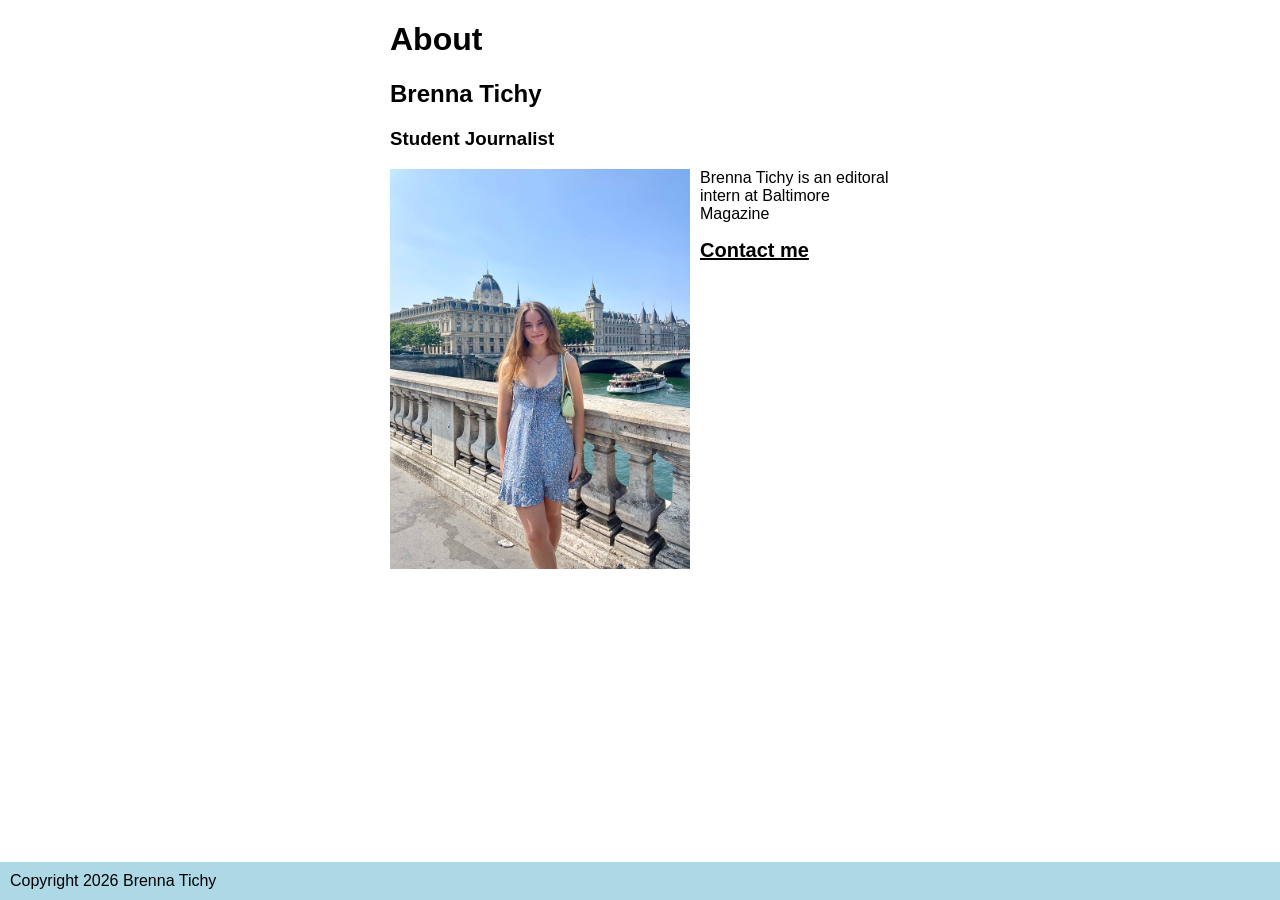
<file: midterm-prep/index.html>
<!doctype html>

<html lang="en">
    <head>
        <meta charset="utf-8" />
        <meta name="viewport" content="width=device-width, initial-scale=1, shrink-to-fit=no" />

        <title>Brenna Tichy Midterm Prep</title>
        <link href="style.css" rel="stylesheet" />
    </head>

    <body>
        <div id="info">
            <h1>About</h1>
            <h2>Brenna Tichy</h2>
            <h3>Student Journalist</h3>
            <img src="IMG_3140.jpeg" alt="Headshot of Brenna Tichy" id="headshot" />
            <p>Brenna Tichy is an editoral intern at Baltimore Magazine</p>
            <div id="contact">
                <a href="mailto:btichy@terpmail.umd.edu">Contact me</a>
            </div>
        </div>

        <div id="footer">Copyright 2026 Brenna Tichy</div>
    </body>
</html>
</file>
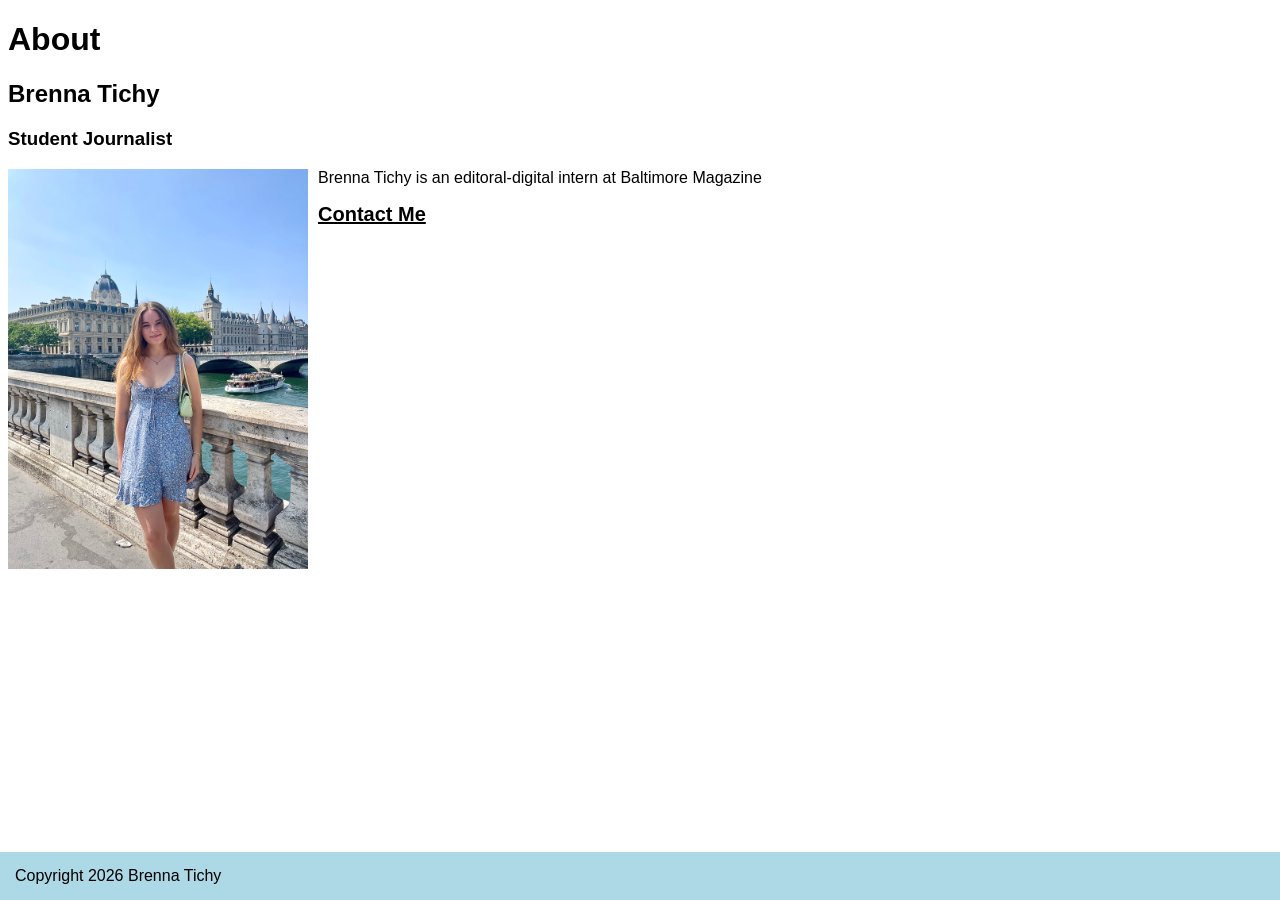
<file: midtern-practice-2/index.html>
<!doctype html>

<html lang="en">
    <head>
        <meta charset="utf-8" />
        <meta name="viewport" content="width=device-width, initial-scale=1, shrink-to-fit=no" />

        <title>Brenna Tichy Midterm Prep</title>
        <link href="style.css" rel="stylesheet" />
    </head>

    <body>
        <div id="info">
            <h1>About</h1>
            <h2>Brenna Tichy</h2>
            <h3>Student Journalist</h3>
            <img src="IMG_3140.jpeg" alt="Brenna Tichy Headshot" id="headshot" />
            <p>Brenna Tichy is an editoral-digital intern at Baltimore Magazine</p>
            <div id="contact"><a href="mailto:btichy@terpmail.umd.edu">Contact Me</a></div>
        </div>
        <div id="footer">Copyright 2026 Brenna Tichy</div>
    </body>
</html>
</file>
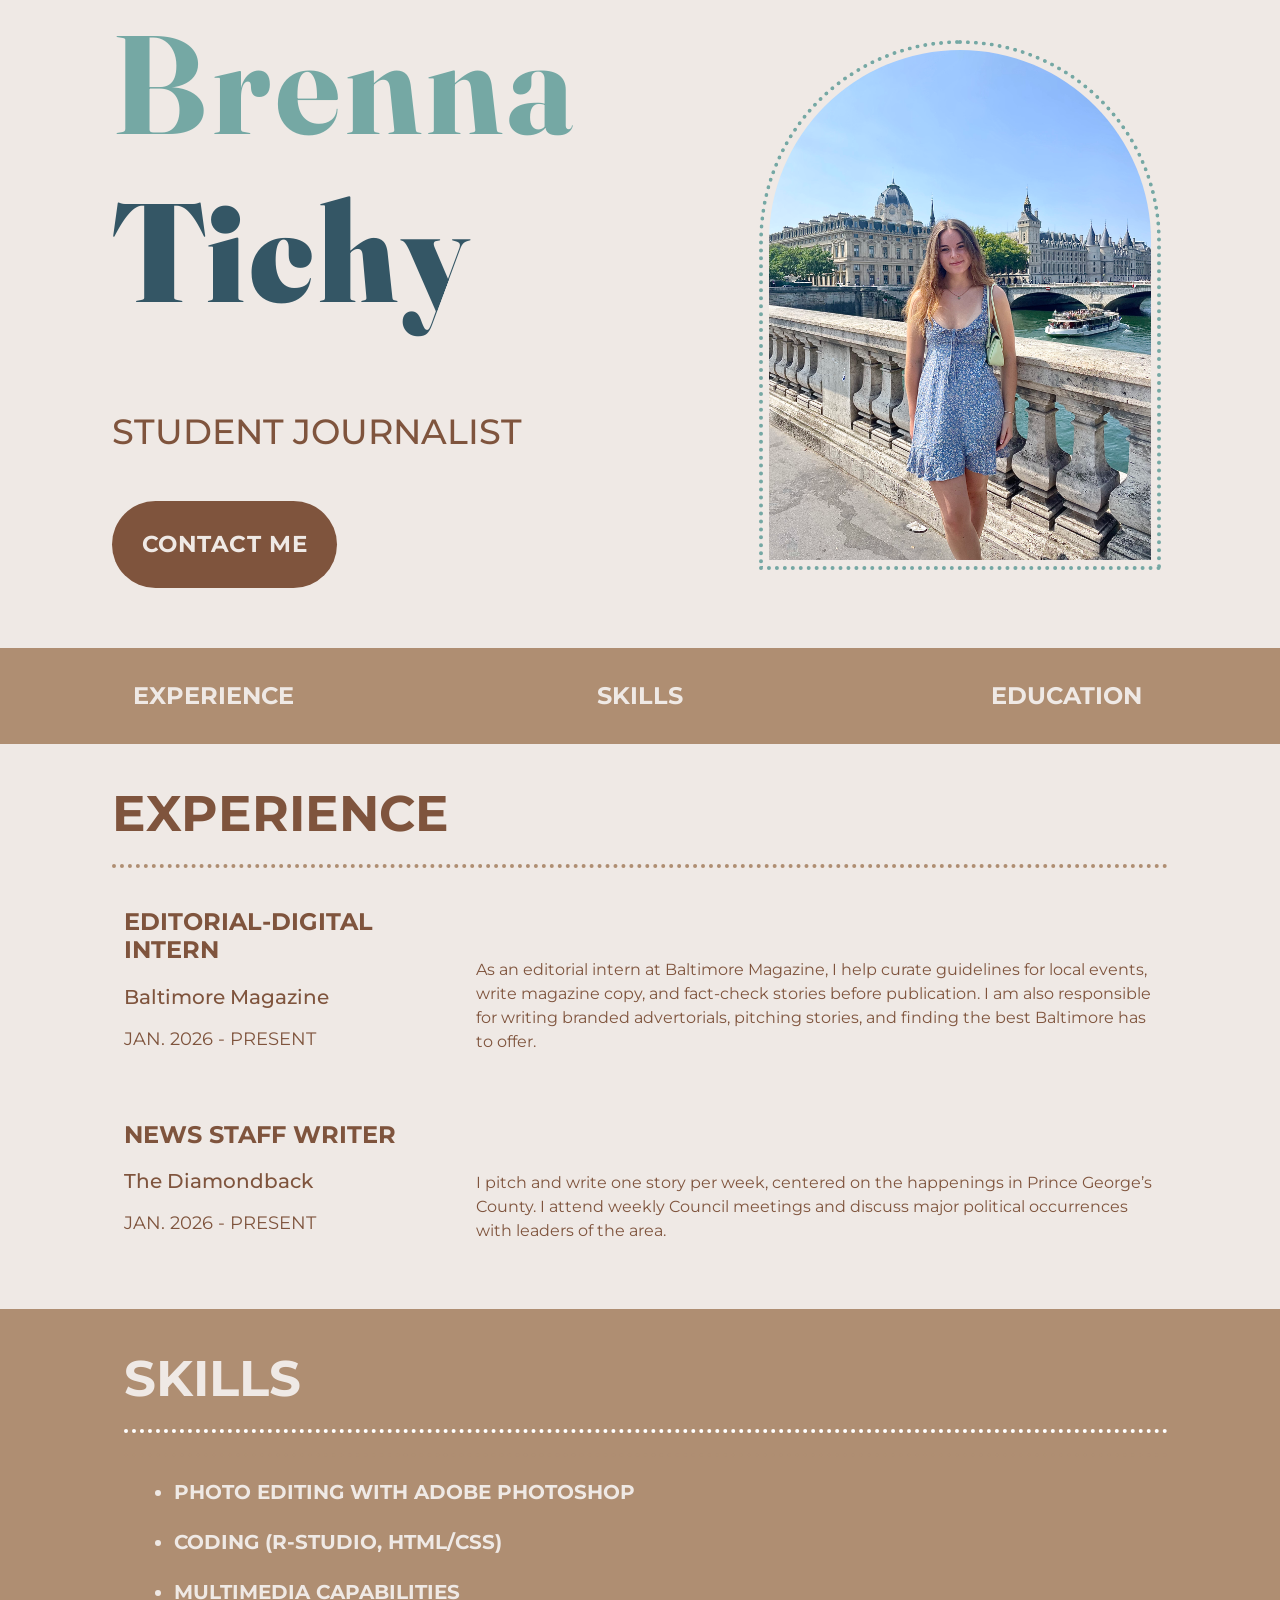
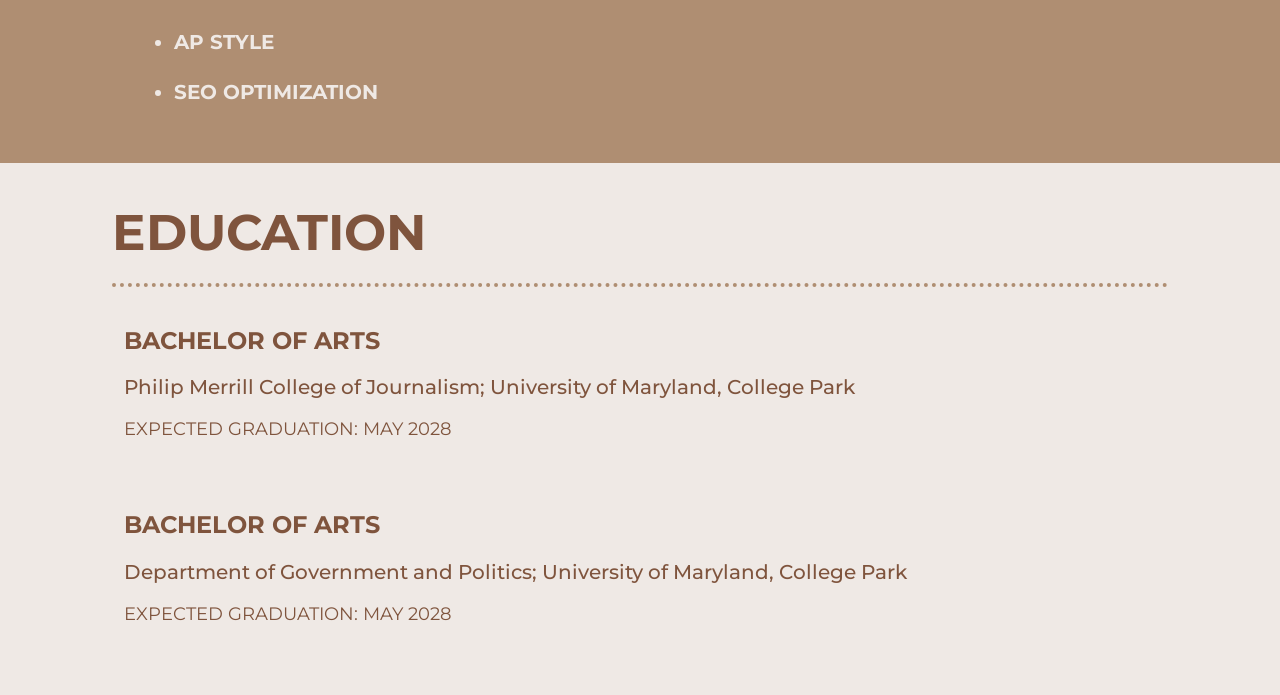
<file: online-portfolio-project/index.html>
<!doctype html>
<html lang="en">
    <head>
        <meta charset="UTF-8" />
        <meta name="viewport" content="width=device-width, initial-scale=1" />

        <title>Brenna Tichy's Portfolio</title>

        <link
            href="https://cdn.jsdelivr.net/npm/bootstrap@5.3.8/dist/css/bootstrap.min.css"
            rel="stylesheet"
            integrity="sha384-sRIl4kxILFvY47J16cr9ZwB07vP4J8+LH7qKQnuqkuIAvNWLzeN8tE5YBujZqJLB"
            crossorigin="anonymous" />

        <link rel="preconnect" href="https://fonts.googleapis.com" />
        <link rel="preconnect" href="https://fonts.gstatic.com" crossorigin />
        <link
            href="https://fonts.googleapis.com/css2?family=Fraunces:ital,opsz,wght@0,9..144,100..900;1,9..144,100..900&family=Montserrat:ital,wght@0,100..900;1,100..900&display=swap"
            rel="stylesheet" />

        <link href="style.css" rel="stylesheet" />
    </head>

    <body>
        <div class="container-fluid" id="topper">
            <div class="row">
                <div class="col-sm-7">
                    <h1>Brenna <span class="lastname">Tichy</span></h1>
                    <h2>Student Journalist</h2>
                    <a href="mailto:btichy@terpmail.umd.edu">
                        <button>Contact Me</button>
                    </a>
                </div>
                <div class="col-sm-4">
                    <img src="IMG_3140.jpeg" id="headshot" />
                </div>
            </div>
        </div>

        <div class="container-fluid" id="navigation">
            <div class="row">
                <div class="col-sm-4">
                    <p class="nav"><a href="#experience">Experience</a></p>
                </div>
                <div class="col-sm-4">
                    <p class="nav"><a href="#skills">Skills</a></p>
                </div>
                <div class="col-sm-4">
                    <p class="nav"><a href="#education">Education</a></p>
                </div>
            </div>
        </div>

        <div class="container-fluid" id="experience1">
            <div class="row">
                <div class="col"><h3 id="experience">Experience</h3></div>
            </div>
            <div class="row job">
                <div class="col-sm-4">
                    <h4>Editorial-Digital Intern</h4>
                    <h5>Baltimore Magazine</h5>
                    <h6>Jan. 2026 - present</h6>
                </div>
                <div class="col-sm-8">
                    <p id="description1">
                        As an editorial intern at Baltimore Magazine, I help curate guidelines for local events, write
                        magazine copy, and fact-check stories before publication. I am also responsible for writing
                        branded advertorials, pitching stories, and finding the best Baltimore has to offer.
                    </p>
                </div>
            </div>
            <div class="row job">
                <div class="col-sm-4">
                    <h4>News Staff Writer</h4>
                    <h5>The Diamondback</h5>
                    <h6>Jan. 2026 - present</h6>
                </div>
                <div class="col-sm-8">
                    <p id="description2">
                        I pitch and write one story per week, centered on the happenings in Prince George’s County. I
                        attend weekly Council meetings and discuss major political occurrences with leaders of the area.
                    </p>
                </div>
            </div>
        </div>

        <div class="container-fluid" id="ability1">
            <div class="row ability">
                <div class="col">
                    <h3 id="skills"><span class="heading">Skills</span></h3>
                </div>
                <ul>
                    <li id="adobe">Photo editing with Adobe Photoshop</li>
                    <li id="r-studio">Coding (R-Studio, HTML/CSS)</li>
                    <li id="multimedia">Multimedia capabilities</li>
                    <li id="apstyle">AP Style</li>
                    <li id="seo">SEO Optimization</li>
                </ul>
            </div>
        </div>

        <div class="container-fluid" id="learning1">
            <div class="row">
                <div class="col"><h3 id="education">Education</h3></div>
            </div>
            <div class="row learning">
                <div class="col">
                    <h4>Bachelor of Arts</h4>
                    <h5>Philip Merrill College of Journalism; University of Maryland, College Park</h5>
                    <h6>Expected graduation: May 2028</h6>
                </div>
            </div>
            <div class="row learning">
                <div class="col">
                    <h4>Bachelor of Arts</h4>
                    <h5>Department of Government and Politics; University of Maryland, College Park</h5>
                    <h6>Expected graduation: May 2028</h6>
                </div>
            </div>
        </div>
    </body>
</html>
</file>
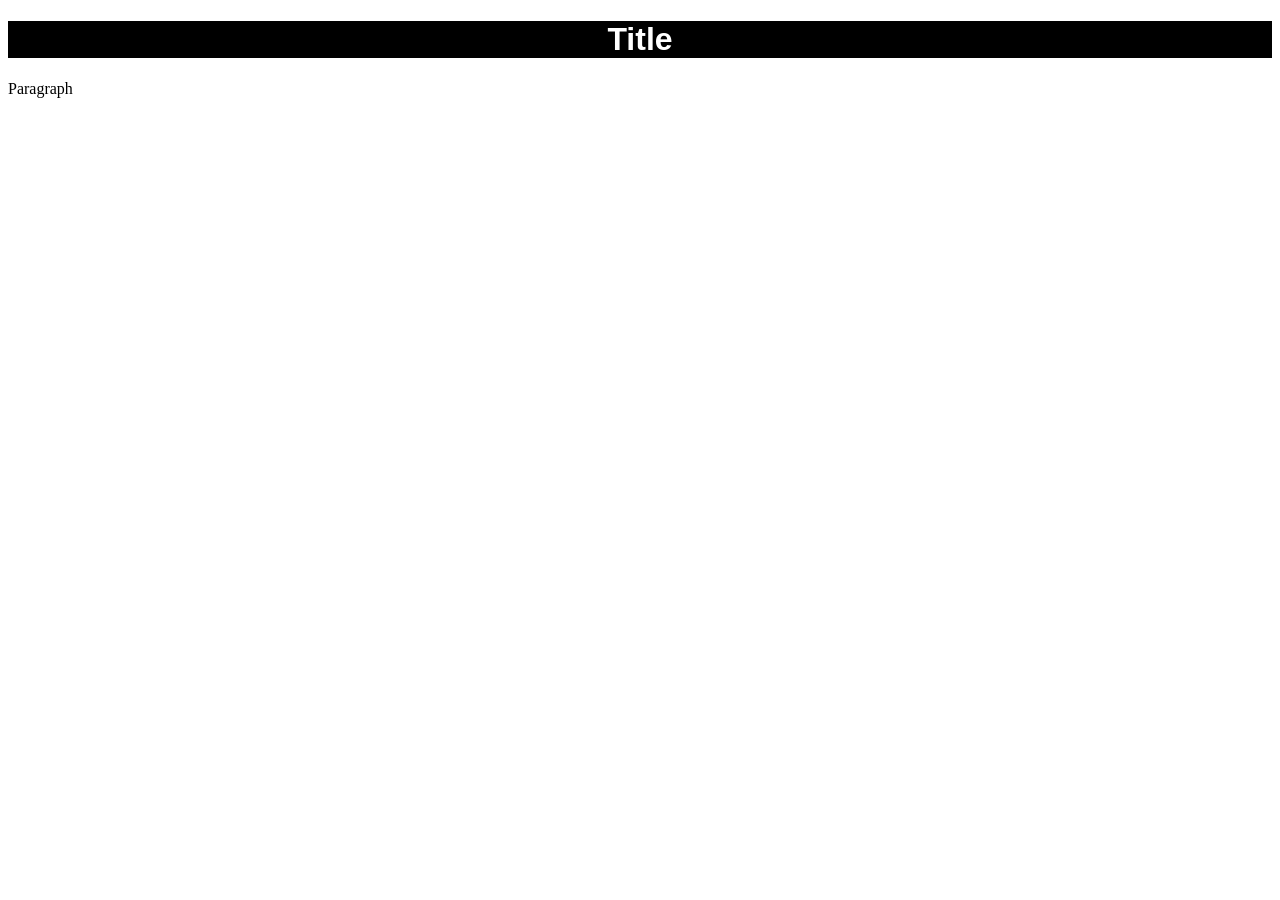
<file: styled-text.html>
<!doctype html>
<html lang="en">
    <head>
        <title>Stytled Text</title>
    </head>

    <body>
        <h1 style="background-color: black; color: white; font-family: arial; font-size: 30; text-align: center">
            Title
        </h1>
        <p>Paragraph</p>
    </body>
</html>
</file>
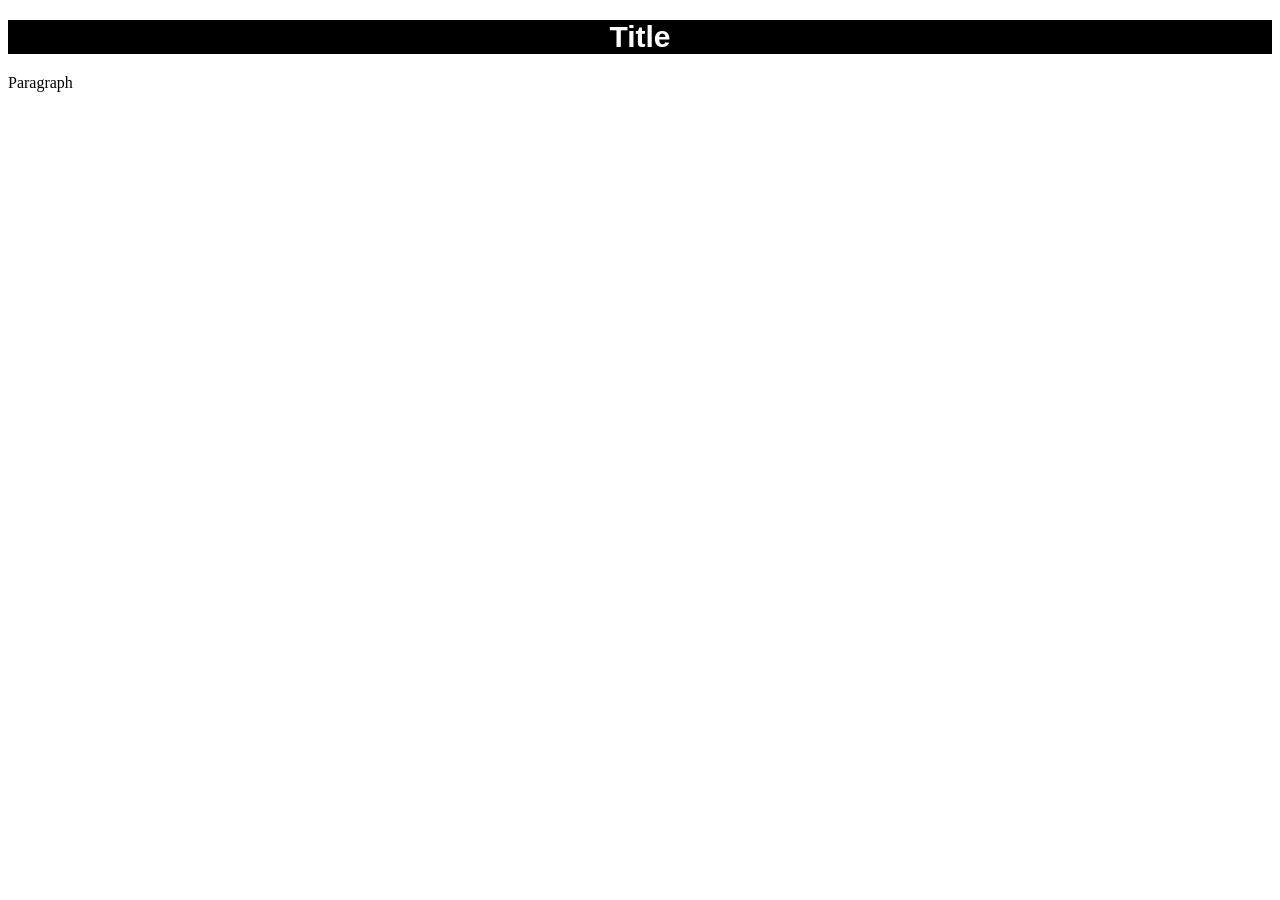
<file: styling-assignment/styled-text.html>
<!doctype html>
<html lang="en">
    <head>
        <title>Stytled Text</title>
        <link href="style.css" rel="stylesheet">
    </head>

    <body>
        <h1>
            Title
        </h1>
        <p>Paragraph</p>
    </body>
</html>
</file>
<file: button-assignment/style.css>
.red-button {
    background-color: red;
    color: white;
    font-size: 30px;
    border: none;
    width: 200px;
}
</file>
<file: contact-button-assignment/style.css>
/*
MY COLOR PALETTE
Dark teal - #345665
Light teal - #75a8a4
Light blue - #b6d9e0
Light gray - #dce2dd
Brown - #7f543d
*/

body {
    background-color: #dce2dd;
    text-align: center;
}

button {
    background-color: #345665;
    color: #dce2dd;
    font-size: 25px;
    font-family: "Open Sans", sans-serif;
    text-transform: uppercase;
    letter-spacing: 0.6px;
    width: 200px;
    padding: 10px;
    margin-top: 30px;
    border: none;
    border-radius: 50px;
}

button:hover {
    background-color: #75a8a4;
}

h1 {
    font-family: "Courgette", cursive;
}

h2 {
    font-family: "Open Sans", sans-serif;
}
</file>
<file: data-viz-project/style.css>
#article {
    width: 80%;
    margin: auto;
}

h1 {
    font-weight: bold;
    padding-bottom: 10px;
}

h2 {
    padding-bottom: 10px;
}

h3 {
    font-size: 20px;
    padding-bottom: 10px;
}

h4 {
    font-size: 14px;
    padding-bottom: 10px;
}
body {
    font-family:
        Times New Roman,
        serif;
}
</file>
<file: final-project/style.css>
/*
MY COLOR PALETTE
orange = #dca15c
tan = #f1eae2
*/

@media screen {
    #topper {
        background-color: #f1eae2;
    }
    img {
        width: 100%;
        height: 600px;
        object-fit: cover;
        object-position: 50% 77%;
    }

    .fullwidth {
        padding: 0px;
    }
    h1 {
        font-family: "Merriweather", serif;
        font-weight: 700;
        letter-spacing: 0.1px;
        font-size: 30px;
        text-align: center;
    }

    #content {
        background-color: #f1eae2;
    }
    h2 {
        font-family: "Roboto", sans-serif;
        font-weight: 300;
        letter-spacing: 0.1px;
        font-size: 25px;
        margin-top: 10px;
        margin-left: 50px;
        margin-right: 50px;
        border-bottom: 4px solid #dca15c;
        text-align: center;
        padding: 15px;
    }
    .caption {
        color: black;
        font-family: "Roboto", sans-serif;
        font-size: small;
    }

    .credit {
        color: #dca15c;
        font-family: "Roboto", sans-serif;
        font-size: small;
        text-transform: uppercase;
        font-weight: bold;
    }
    h3 {
        font-family: "Roboto", sans-serif;
        font-weight: normal;
        text-align: center;
        padding-top: 15px;
    }

    h4 {
        font-family: "Roboto", sans-serif;
        font-weight: bold;
        text-align: center;
        text-transform: uppercase;
        padding-bottom: 35px;
    }

    p {
        font-family: "Roboto", sans-serif;
    }
    h5 {
        border-bottom: 4px solid #dca15c;
        margin-left: 50px;
        margin-right: 50px;
    }
    #orchard {
        padding-left: 50px;
        padding-right: 50px;
    }
    .caption2 {
        color: black;
        font-family: "Roboto", sans-serif;
        font-size: small;
    }

    .credit2 {
        color: #dca15c;
        font-family: "Roboto", sans-serif;
        font-size: small;
        text-transform: uppercase;
        font-weight: bold;
    }
    h6 {
        font-family: "Merriweather", serif;
        text-transform: uppercase;
        font-weight: bold;
        font-size: 30px;
        padding-bottom: 10px;
        padding-top: 20px;
    }
    .caption3 {
        color: black;
        font-family: "Roboto", sans-serif;
        font-size: small;
    }

    .credit3 {
        color: #dca15c;
        font-family: "Roboto", sans-serif;
        font-size: small;
        text-transform: uppercase;
        font-weight: bold;
    }
    #house {
        padding-left: 50px;
        padding-right: 50px;
    }
    ol {
        font-family: "Roboto", sans-serif;
    }
    #pullquote1 {
        font-family: "Roboto", sans-serif;
        font-weight: bold;
        font-size: 40px;
        text-align: center;
        color: #dca15c;
    }

    #quote {
        border-bottom: 6px double #dca15c;
        margin-left: 150px;
        margin-right: 150px;
        margin-top: 50px;
    }
    #pull {
        border-bottom: 6px double #dca15c;
        margin-left: 150px;
        margin-right: 150px;
        margin-bottom: 50px;
    }

    #pullquote2 {
        font-family: "Roboto", sans-serif;
        font-weight: bold;
        font-size: 40px;
        text-align: center;
        color: #dca15c;
    }

    #quote2 {
        border-bottom: 6px double #dca15c;
        margin-left: 150px;
        margin-right: 150px;
        margin-top: 50px;
    }
    #pull2 {
        border-bottom: 6px double #dca15c;
        margin-left: 150px;
        margin-right: 150px;
        margin-bottom: 50px;
    }
    #slider {
        padding-left: 50px;
        padding-right: 50px;
    }
    .caption4 {
        color: black;
        font-family: "Roboto", sans-serif;
        font-size: small;
    }

    .credit4 {
        color: #dca15c;
        font-family: "Roboto", sans-serif;
        font-size: small;
        text-transform: uppercase;
        font-weight: bold;
    }
    #graph {
        padding-left: 50px;
        padding-right: 50px;
    }
    #splitimage {
        background-color: #f1eae2;
    }
    #content2 {
        background-color: #f1eae2;
    }
    .caption5 {
        color: black;
        font-family: "Roboto", sans-serif;
        font-size: small;
    }

    .credit5 {
        color: #dca15c;
        font-family: "Roboto", sans-serif;
        font-size: small;
        text-transform: uppercase;
        font-weight: bold;
    }
    #arial {
        padding-left: 0px;
    }
    #arial2 {
        padding-right: 0px;
    }
}

@media (min-width: 576px) {
    h1 {
        font-size: 50px;
    }
    p {
        margin-left: 50px;
        margin-right: 50px;
    }
    h6 {
        margin-left: 50px;
        margin-right: 50px;
    }
    ol {
        padding-left: 100px;
    }
    #arial {
        padding-left: 50px;
    }
    #arial2 {
        padding-right: 50px;
    }
}

@media (min-width: 768px) {
    h1 {
        font-size: 65px;
    }
    p {
        margin-left: 75px;
        margin-right: 75px;
    }
    h6 {
        margin-left: 75px;
        margin-right: 75px;
    }
    ol {
        padding-left: 150px;
    }
}

@media (min-width: 992px) {
    h1 {
        font-size: 75px;
    }
    p {
        margin-left: 100px;
        margin-right: 100px;
    }
    h6 {
        margin-left: 100px;
        margin-right: 100px;
    }
    ol {
        padding-left: 200px;
    }
}

@media (min-width: 1200px) {
    h1 {
        font-size: 90px;
    }
    p {
        margin-left: 150px;
        margin-right: 150px;
    }
    h6 {
        margin-left: 150px;
        margin-right: 150px;
    }
    ol {
        padding-left: 225px;
    }
}
</file>
<file: midterm-prep/style.css>
@media screen {
    #headshot {
        width: 100%;
        float: none;
    }

    body {
        font-family: Arial, sans-serif;
    }

    #contact a {
        font-weight: bold;
        color: black;
        font-size: 20px;
    }

    #contact a:hover {
        color: red;
    }

    #info {
        width: 500px;
        margin: auto;
    }

    #footer {
        position: fixed;
        bottom: 0px;
        left: 0px;
        background-color: lightblue;
        width: 100%;
        padding: 10px;
    }
}

@media (min-width: 576px) {
    #headshot {
        width: 300px;
        float: left;
        margin-right: 10px;
    }
}
</file>
<file: midtern-practice-2/style.css>
@media screen {
    #headshot {
        width: 100%;
        float: none;
    }

    body {
        font-family: Arial, sans-serif;
    }

    #contact a {
        font-weight: bold;
        color: black;
        font-size: 20px;
    }

    #contact a:hover {
        color: red;
    }

    #info {
        width: 500px;
        margin: auto;
        width: 100%;
    }
    #footer {
        position: fixed;
        bottom: 0px;
        left: 0px;
        background-color: lightblue;
        width: 100%;
        padding: 15px;
    }
}

@media (min-width: 576px) {
    #headshot {
        width: 300px;
        float: left;
        margin-right: 10px;
    }
}
</file>
<file: online-portfolio-project/style.css>
/*
MY COLOR PALETTE
Dark teal - #345665
Light teal - #75a8a4
Light cream - #EFE9E5
Dark brown - #7f543d
Light brown - #AF8E72
Light blue - #B6D9E0
White - #ffffff 
*/

@media screen {
    #topper {
        background-color: #efe9e5;
    }

    #headshot {
        width: 100%;
        border-radius: 273px 273px 0 0;
        border: 4px dotted #75a8a4;
        margin-top: 40px;
        margin-bottom: 50px;
        padding: 6px;
    }

    h1 {
        font-family: "Fraunces", serif;
        font-size: 170px;
        font-weight: bolder;
        color: #75a8a4;
        margin-left: 100px;
        letter-spacing: 5px;
    }

    .lastname {
        font-weight: bolder;
        color: #345665;
    }

    h2 {
        font-family: "Montserrat", sans-serif;
        font-size: 40px;
        text-transform: uppercase;
        color: #7f543d;
        margin-left: 100px;
        margin-top: 75px;
    }

    button {
        background-color: #7f543d;
        color: #efe9e5;
        font-weight: bold;
        font-size: 25px;
        font-family: "Montserrat", sans-serif;
        text-transform: uppercase;
        letter-spacing: 0.56px;
        width: 250px;
        padding: 30px;
        border: none;
        border-radius: 75px;
        margin-top: 40px;
        margin-left: 100px;
        margin-bottom: 60px;
    }

    button:hover {
        background-color: #af8e72;
    }

    #navigation {
        background-color: #af8e72;
        color: #efe9e5;
        font-size: 24px;
        padding-top: 30px;
        padding-bottom: 30px;
        font-family: "Montserrat", sans-serif;
        text-transform: uppercase;
        font-weight: bold;
    }

    .nav {
        justify-content: center;
    }

    .nav a {
        color: #efe9e5;
        text-decoration: none;
    }

    .nav a:hover {
        font-weight: bold;
        border-bottom: 4px dotted #efe9e5;
    }

    #experience1 {
        background-color: #efe9e5;
        padding-top: 20px;
        padding-bottom: 20px;
    }
    .job {
        margin-left: 100px;
        margin-right: 100px;
        margin-bottom: 30px;
    }

    h3 {
        font-family: "Montserrat", sans-serif;
        font-weight: bold;
        font-size: 50px;
        text-transform: uppercase;
        color: #7f543d;
        margin-left: 100px;
        margin-top: 20px;
        border-bottom: 4px dotted #af8e72;
        padding-bottom: 20px;
        margin-right: 100px;
        margin-bottom: 20px;
    }

    .heading {
        color: #efe9e5;
        border-bottom: 4px dotted white;
        display: block;
        padding-bottom: 20px;
    }

    h4 {
        font-family: "Montserrat", sans-serif;
        font-weight: bold;
        font-size: 24px;
        text-transform: uppercase;
        color: #7f543d;
        margin-top: 20px;
        margin-bottom: 20px;
    }
    h5 {
        font-family: "Montserrat", sans-serif;
        font-size: 20px;
        color: #7f543d;
        margin-top: 20px;
        margin-bottom: 20px;
        text-transform: none;
    }

    h6 {
        font-family: "Montserrat", sans-serif;
        font-weight: normal;
        font-size: 18px;
        text-transform: uppercase;
        color: #7f543d;
        margin-top: 20px;
        margin-bottom: 20px;
    }
    #description1 {
        color: #7f543d;
        margin-top: 70px;
        font-family: "Montserrat", sans-serif;
        font-size: 16px;
    }
    #description2 {
        color: #7f543d;
        margin-top: 70px;
        font-family: "Montserrat", sans-serif;
        font-size: 16px;
    }

    #ability1 {
        background-color: #af8e72;
        color: #efe9e5;
        font-size: 20px;
        padding-top: 20px;
        padding-bottom: 20px;
        font-family: "Montserrat", sans-serif;
        text-transform: uppercase;
        font-weight: bold;
    }
    .ability {
        margin-left: 0px;
    }

    #adobe {
        margin-bottom: 20px;
        border-bottom: 3px #af8e72;
        margin-left: 150px;
    }

    #r-studio {
        margin-bottom: 20px;
        border-bottom: 3px #af8e72;
        margin-left: 150px;
    }

    #multimedia {
        margin-bottom: 20px;
        border-bottom: 3px #af8e72;
        margin-left: 150px;
    }

    #apstyle {
        margin-bottom: 20px;
        border-bottom: 3px #af8e72;
        margin-left: 150px;
    }

    #seo {
        margin-bottom: 20px;
        border-bottom: 3px #af8e72;
        margin-left: 150px;
    }

    #learning1 {
        background-color: #efe9e5;
        color: #af8e72;
        font-size: 20px;
        padding-top: 20px;
        padding-bottom: 20px;
        font-family: "Montserrat", sans-serif;
        text-transform: uppercase;
    }
    .learning {
        margin-left: 100px;
        margin-right: 100px;
        margin-bottom: 30px;
    }
}

@media (min-width: 576px) {
    h1 {
        font-size: 80px;
    }
    .lastname {
        font-size: 80px;
    }
    h2 {
        font-size: 20px;
    }
    button {
        font-size: 20px;
        width: 200px;
        padding: 20px;
    }
}
@media (min-width: 768px) {
    h1 {
        font-size: 100px;
    }
    .lastname {
        font-size: 100px;
    }
    h2 {
        font-size: 25px;
    }
    button {
        font-size: 20px;
        width: 200px;
        padding: 20px;
    }
}
@media (min-width: 992px) {
    h1 {
        font-size: 120px;
    }
    .lastname {
        font-size: 120px;
    }
    h2 {
        font-size: 30px;
    }
    button {
        font-size: 21px;
        width: 200px;
        padding: 23px;
    }
}
@media (min-width: 1200px) {
    h1 {
        font-size: 140px;
    }
    .lastname {
        font-size: 140px;
    }
    h2 {
        font-size: 35px;
    }
    button {
        font-size: 23px;
        width: 225px;
        padding: 26px;
    }
}
@media (min-width: 1400px) {
    h1 {
        font-size: 160px;
    }
    .lastname {
        font-size: 160px;
    }
    h2 {
        font-size: 40px;
    }
    button {
        font-size: 25px;
        width: 250px;
        padding: 30px;
    }
}
</file>
<file: styling-assignment/style.css>
h1 {
    background-color: black;
    color: white;
    font-family: Arial;
    font-size: 30px;
    text-align: center;
}
</file>
